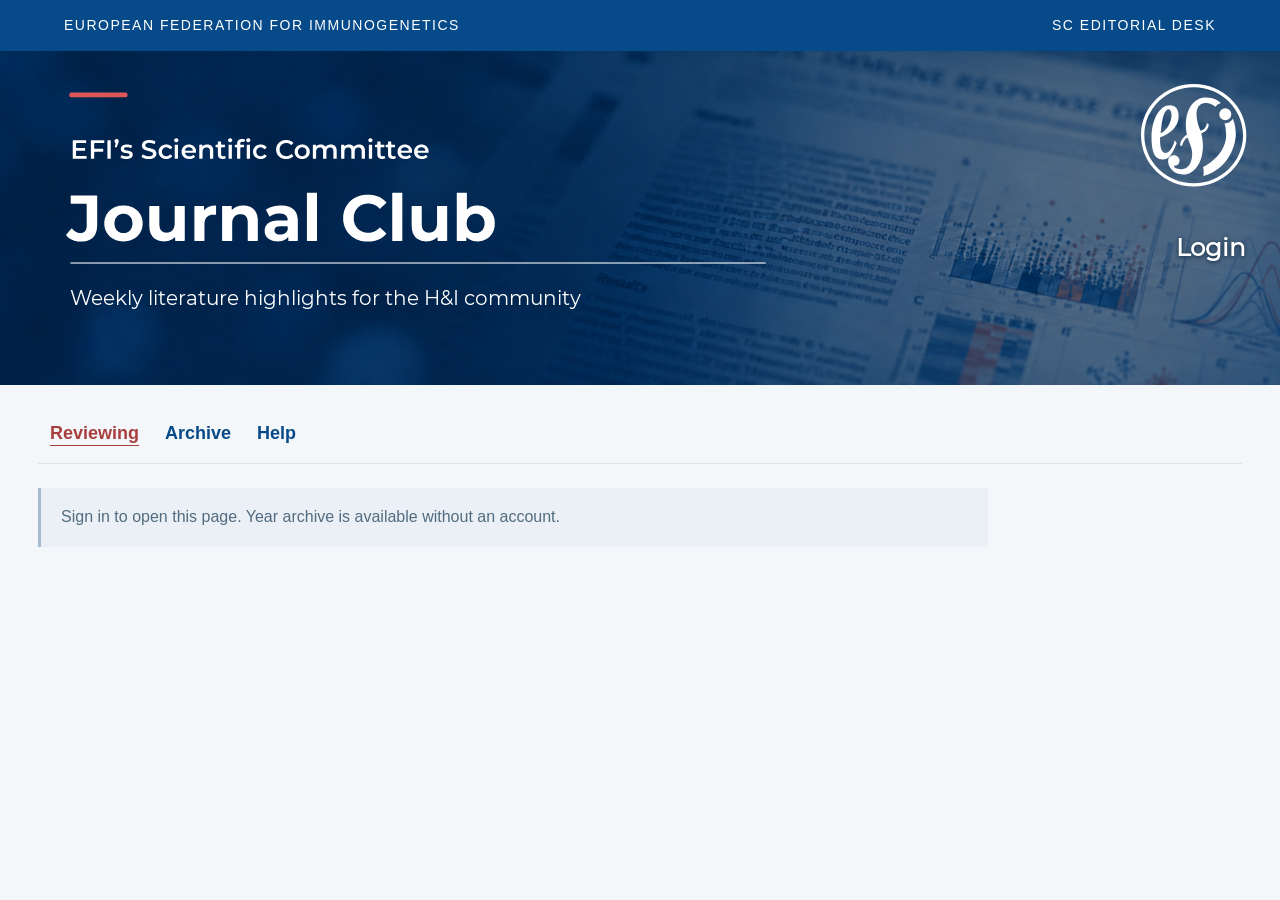
<file: index.html>
<!doctype html><html lang="en" data-auth="guest"><head><meta charset="utf-8"><meta name="viewport" content="width=device-width,initial-scale=1"><title>EFI · Scientific Committee Journal Club</title><link rel="stylesheet" href="style.css?v=banner31"><style id="navigation-style">/* Critical navigation: the first paint already uses the final text-only menu. */
.site-nav{display:flex;flex-wrap:nowrap;align-items:stretch;gap:10px;margin:0 0 24px;padding:4px 4px 10px;border-bottom:1px solid #dce4eb;overflow-x:auto;overflow-y:hidden;scroll-padding-inline:6px;scrollbar-width:thin;scrollbar-color:#9fb5c9 transparent;-webkit-overflow-scrolling:touch}
.site-nav [hidden]{display:none!important}
.site-nav a,.site-nav a.access-locked{display:inline-flex;align-items:center;flex:0 0 auto;width:auto;min-height:40px;margin:0;padding:6px 8px;border:0;border-radius:0;background:transparent;box-shadow:none;color:#064a89;font:650 1.125rem/1.4 'Segoe UI',Arial,sans-serif;white-space:nowrap;text-decoration:none;text-underline-offset:6px;text-decoration-thickness:2px;transition:none}
.site-nav a[aria-current=page],.site-nav a.access-locked[aria-current=page]{color:#a83e3e;text-decoration:underline;text-decoration-color:currentColor}
.site-nav a:active{background:transparent;box-shadow:none}
.site-nav a:focus-visible{outline:3px solid #ac530b;outline-offset:3px}
@media(hover:hover){.site-nav a:hover,.site-nav a.access-locked:hover{color:#064a89;background:transparent;text-decoration:underline}.site-nav a[aria-current=page]:hover,.site-nav a.access-locked[aria-current=page]:hover{color:#a83e3e;background:transparent}}
@media(max-width:650px){.site-nav a,.site-nav a.access-locked{font-size:1.0625rem}}
@media(pointer:coarse){.site-nav a{min-height:44px}}
@media print{.site-nav{display:none}}
</style><script>try{const stored=JSON.parse(sessionStorage.getItem('efi-session')||'null');if(stored?.token&&stored.expiresAt>Date.now())document.documentElement.dataset.auth='pending'}catch{}</script><link rel="stylesheet" href="efi-links.css?v=1.1"></head><body data-page="review"><a class="skip-link" href="#main-content">Skip to main content</a><header><div class="top"><span>EUROPEAN FEDERATION FOR IMMUNOGENETICS</span><span>SC EDITORIAL DESK</span></div><div class="banner-frame"><img class="banner" src="assets/banner-background.png" width="2400" height="627" fetchpriority="high" alt="EFI Scientific Committee Journal Club"><img class="banner-type-overlay" src="assets/banner-type.svg?v=banner31" width="2400" height="627" alt="" aria-hidden="true"><img class="banner-logo-overlay" src="assets/efi-logo-white.svg" width="65" height="63" alt="" aria-hidden="true"><div class="banner-account"><button id="login-open" class="banner-account-trigger" type="button" aria-label="Login" aria-haspopup="dialog"><svg viewBox="0 0 340 48" aria-hidden="true"><text x="338" y="32" text-anchor="end">Login</text></svg></button><button id="account-name" class="banner-account-trigger" type="button" aria-haspopup="true" aria-expanded="false" aria-controls="account-menu" hidden><svg viewBox="0 0 340 100" aria-hidden="true"><text id="banner-first-name" x="338" y="28" text-anchor="end"></text><text id="banner-duty" class="banner-duty" x="338" y="81" text-anchor="end"></text></svg></button><div id="account-menu" class="banner-account-menu" hidden><button id="logout" type="button">Logout</button></div></div></div></header><main id="main-content" tabindex="-1"><nav class="site-nav" aria-label="Journal Club"><a href="index.html?ui=banner31" aria-current="page">Reviewing</a><a href="history.html?ui=banner31">Archive</a><a href="help.html?ui=banner31">Help</a><a href="announcement.html?ui=banner31" data-announcement-nav hidden>Announcement</a><a href="admin.html?ui=banner31" data-admin-nav hidden>Admin</a></nav><dialog id="login-dialog" class="login-dialog" aria-labelledby="login-heading"><button id="login-close" class="login-close secondary" type="button" aria-label="Close login">&#215;</button><form id="login-form"><h2 id="login-heading">Sign in</h2><div class="login-fields"><label>Email<input id="login-email" type="email" autocomplete="username" required maxlength="254"></label><label>Password<input id="login-password" type="password" autocomplete="current-password" required maxlength="256"></label><label id="password-confirm-label" hidden>Confirm password<input id="login-confirm" type="password" autocomplete="new-password" maxlength="256"></label></div><button id="login-submit" type="submit">Sign in</button><p class="help">All activated members can sign in to inspect the shortlist. Weekly decisions require the duty reviewer, Eric or Pietro. Eric, Pietro and EFI Office have year-round access to general administration. The newsletter pilot is restricted to Eric and Pietro. For activation or a password reset, contact Eric.</p></form><p id="login-message" role="status"></p></dialog><p id="access-notice" class="notice" role="status">Sign in to open this page. Year archive is available without an account.</p><div id="protected-content" hidden></div></main><script type="module" src="help.js?v=banner31"></script><script type="module" src="bootstrap.js?v=banner31"></script></body></html>
</file>
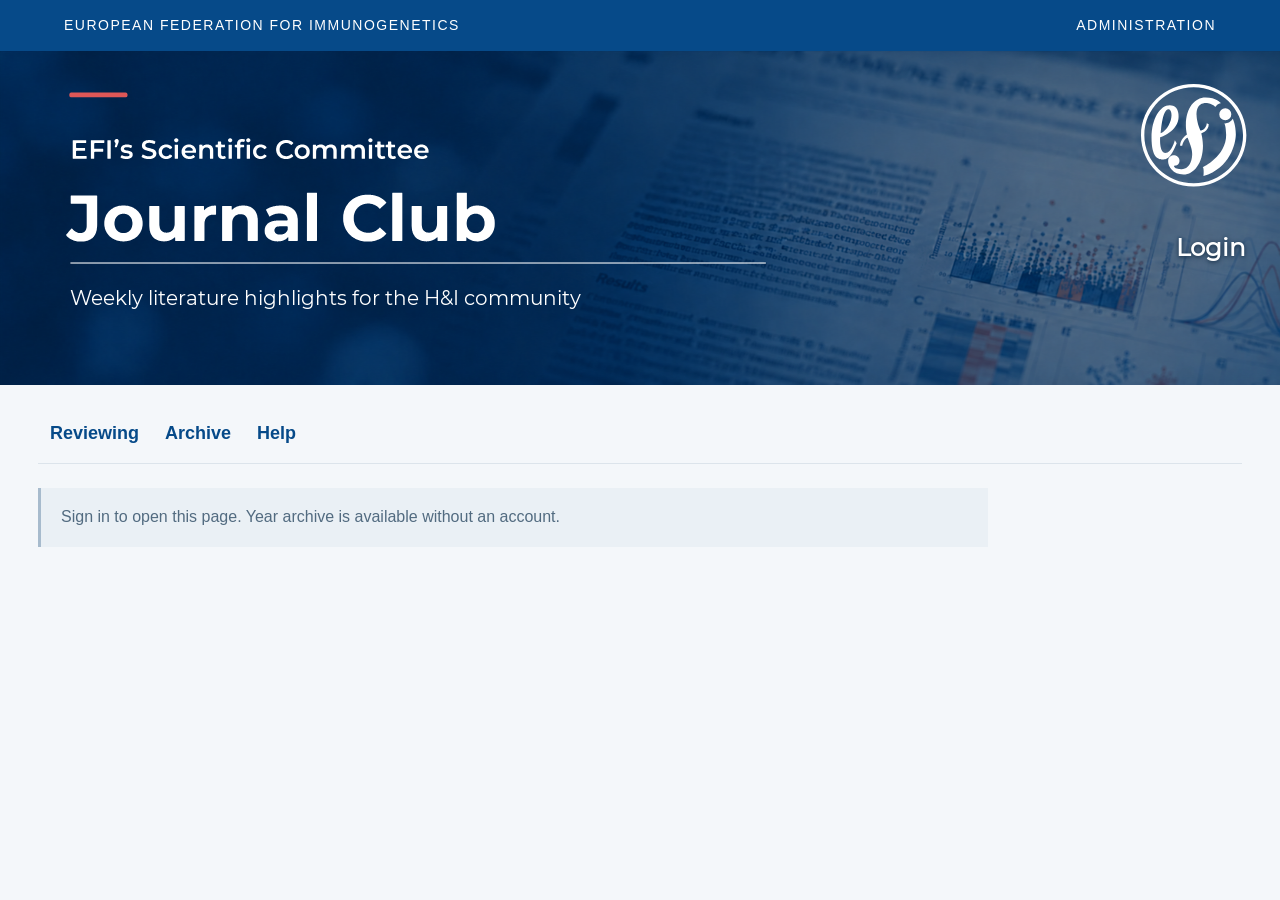
<file: admin.html>
<!doctype html><html lang="en" data-auth="guest"><head><meta charset="utf-8"><meta name="viewport" content="width=device-width,initial-scale=1"><title>Administration · EFI Journal Club</title><link rel="stylesheet" href="style.css?v=banner31"><style id="navigation-style">/* Critical navigation: the first paint already uses the final text-only menu. */
.site-nav{display:flex;flex-wrap:nowrap;align-items:stretch;gap:10px;margin:0 0 24px;padding:4px 4px 10px;border-bottom:1px solid #dce4eb;overflow-x:auto;overflow-y:hidden;scroll-padding-inline:6px;scrollbar-width:thin;scrollbar-color:#9fb5c9 transparent;-webkit-overflow-scrolling:touch}
.site-nav [hidden]{display:none!important}
.site-nav a,.site-nav a.access-locked{display:inline-flex;align-items:center;flex:0 0 auto;width:auto;min-height:40px;margin:0;padding:6px 8px;border:0;border-radius:0;background:transparent;box-shadow:none;color:#064a89;font:650 1.125rem/1.4 'Segoe UI',Arial,sans-serif;white-space:nowrap;text-decoration:none;text-underline-offset:6px;text-decoration-thickness:2px;transition:none}
.site-nav a[aria-current=page],.site-nav a.access-locked[aria-current=page]{color:#a83e3e;text-decoration:underline;text-decoration-color:currentColor}
.site-nav a:active{background:transparent;box-shadow:none}
.site-nav a:focus-visible{outline:3px solid #ac530b;outline-offset:3px}
@media(hover:hover){.site-nav a:hover,.site-nav a.access-locked:hover{color:#064a89;background:transparent;text-decoration:underline}.site-nav a[aria-current=page]:hover,.site-nav a.access-locked[aria-current=page]:hover{color:#a83e3e;background:transparent}}
@media(max-width:650px){.site-nav a,.site-nav a.access-locked{font-size:1.0625rem}}
@media(pointer:coarse){.site-nav a{min-height:44px}}
@media print{.site-nav{display:none}}
</style><script>try{const stored=JSON.parse(sessionStorage.getItem('efi-session')||'null');if(stored?.token&&stored.expiresAt>Date.now())document.documentElement.dataset.auth='pending'}catch{}</script><link rel="stylesheet" href="efi-links.css?v=1.1"></head><body data-page="admin"><a class="skip-link" href="#main-content">Skip to main content</a><header><div class="top"><span>EUROPEAN FEDERATION FOR IMMUNOGENETICS</span><span>ADMINISTRATION</span></div><div class="banner-frame"><img class="banner" src="assets/banner-background.png" width="2400" height="627" alt="EFI Scientific Committee Journal Club"><img class="banner-type-overlay" src="assets/banner-type.svg?v=banner31" width="2400" height="627" alt="" aria-hidden="true"><img class="banner-logo-overlay" src="assets/efi-logo-white.svg" width="65" height="63" alt="" aria-hidden="true"><div class="banner-account"><button id="login-open" class="banner-account-trigger" type="button" aria-label="Login" aria-haspopup="dialog"><svg viewBox="0 0 340 48" aria-hidden="true"><text x="338" y="32" text-anchor="end">Login</text></svg></button><button id="account-name" class="banner-account-trigger" type="button" aria-haspopup="true" aria-expanded="false" aria-controls="account-menu" hidden><svg viewBox="0 0 340 100" aria-hidden="true"><text id="banner-first-name" x="338" y="28" text-anchor="end"></text><text id="banner-duty" class="banner-duty" x="338" y="81" text-anchor="end"></text></svg></button><div id="account-menu" class="banner-account-menu" hidden><button id="logout" type="button">Logout</button></div></div></div></header><main id="main-content" tabindex="-1"><nav class="site-nav" aria-label="Journal Club"><a href="index.html?ui=banner31">Reviewing</a><a href="history.html?ui=banner31">Archive</a><a href="help.html?ui=banner31">Help</a><a href="announcement.html?ui=banner31" data-announcement-nav hidden>Announcement</a><a href="admin.html?ui=banner31" data-admin-nav hidden aria-current="page">Admin</a></nav><dialog id="login-dialog" class="login-dialog" aria-labelledby="login-heading"><button id="login-close" class="login-close secondary" type="button" aria-label="Close login">&#215;</button><form id="login-form"><h2 id="login-heading">Sign in</h2><div class="login-fields"><label>Email<input id="login-email" type="email" autocomplete="username" required maxlength="254"></label><label>Password<input id="login-password" type="password" autocomplete="current-password" required maxlength="256"></label><label id="password-confirm-label" hidden>Confirm password<input id="login-confirm" type="password" autocomplete="new-password" maxlength="256"></label></div><button id="login-submit" type="submit">Sign in</button><p class="help">All activated members can sign in to inspect the shortlist. Weekly decisions require the duty reviewer, Eric or Pietro. Eric, Pietro and EFI Office have year-round access to general administration. The newsletter pilot is restricted to Eric and Pietro. For activation or a password reset, contact Eric.</p></form><p id="login-message" role="status"></p></dialog><p id="access-notice" class="notice" role="status">Sign in to open this page. Year archive is available without an account.</p><div id="protected-content" hidden></div></main><script type="module" src="help.js?v=banner31"></script><script type="module" src="bootstrap.js?v=banner31"></script></body></html>
</file>
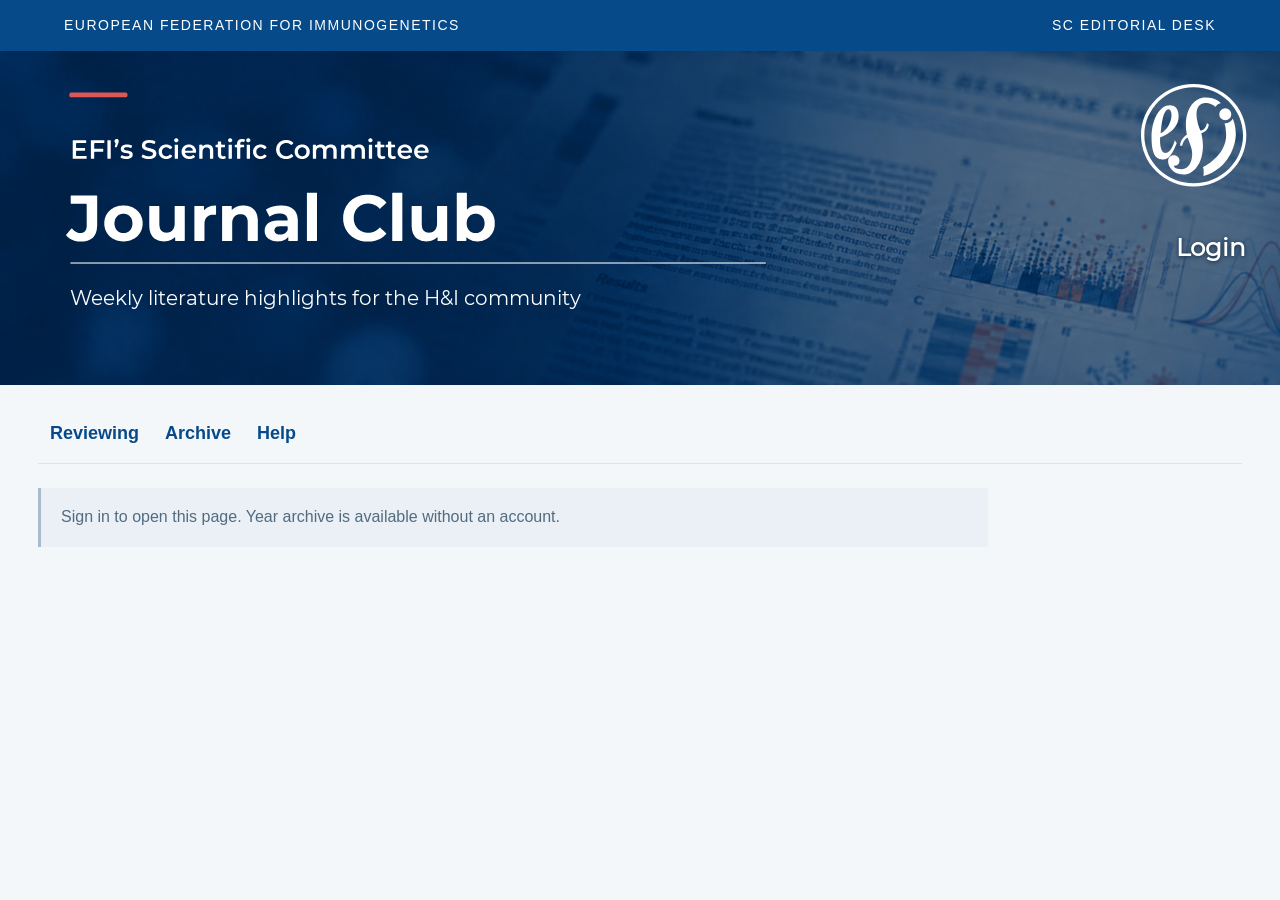
<file: announcement.html>
<!doctype html><html lang="en" data-auth="guest"><head><meta charset="utf-8"><meta name="viewport" content="width=device-width,initial-scale=1"><title>EFI Journal Club · Archive & announcement</title><link rel="stylesheet" href="style.css?v=banner31"><style id="navigation-style">/* Critical navigation: the first paint already uses the final text-only menu. */
.site-nav{display:flex;flex-wrap:nowrap;align-items:stretch;gap:10px;margin:0 0 24px;padding:4px 4px 10px;border-bottom:1px solid #dce4eb;overflow-x:auto;overflow-y:hidden;scroll-padding-inline:6px;scrollbar-width:thin;scrollbar-color:#9fb5c9 transparent;-webkit-overflow-scrolling:touch}
.site-nav [hidden]{display:none!important}
.site-nav a,.site-nav a.access-locked{display:inline-flex;align-items:center;flex:0 0 auto;width:auto;min-height:40px;margin:0;padding:6px 8px;border:0;border-radius:0;background:transparent;box-shadow:none;color:#064a89;font:650 1.125rem/1.4 'Segoe UI',Arial,sans-serif;white-space:nowrap;text-decoration:none;text-underline-offset:6px;text-decoration-thickness:2px;transition:none}
.site-nav a[aria-current=page],.site-nav a.access-locked[aria-current=page]{color:#a83e3e;text-decoration:underline;text-decoration-color:currentColor}
.site-nav a:active{background:transparent;box-shadow:none}
.site-nav a:focus-visible{outline:3px solid #ac530b;outline-offset:3px}
@media(hover:hover){.site-nav a:hover,.site-nav a.access-locked:hover{color:#064a89;background:transparent;text-decoration:underline}.site-nav a[aria-current=page]:hover,.site-nav a.access-locked[aria-current=page]:hover{color:#a83e3e;background:transparent}}
@media(max-width:650px){.site-nav a,.site-nav a.access-locked{font-size:1.0625rem}}
@media(pointer:coarse){.site-nav a{min-height:44px}}
@media print{.site-nav{display:none}}
</style><script>try{const stored=JSON.parse(sessionStorage.getItem('efi-session')||'null');if(stored?.token&&stored.expiresAt>Date.now())document.documentElement.dataset.auth='pending'}catch{}</script><link rel="stylesheet" href="efi-links.css?v=1.1"></head><body data-page="announcement"><a class="skip-link" href="#main-content">Skip to main content</a><header><div class="top"><span>EUROPEAN FEDERATION FOR IMMUNOGENETICS</span><span>SC EDITORIAL DESK</span></div><div class="banner-frame"><img class="banner" src="assets/banner-background.png" width="2400" height="627" fetchpriority="high" alt="EFI Scientific Committee Journal Club"><img class="banner-type-overlay" src="assets/banner-type.svg?v=banner31" width="2400" height="627" alt="" aria-hidden="true"><img class="banner-logo-overlay" src="assets/efi-logo-white.svg" width="65" height="63" alt="" aria-hidden="true"><div class="banner-account"><button id="login-open" class="banner-account-trigger" type="button" aria-label="Login" aria-haspopup="dialog"><svg viewBox="0 0 340 48" aria-hidden="true"><text x="338" y="32" text-anchor="end">Login</text></svg></button><button id="account-name" class="banner-account-trigger" type="button" aria-haspopup="true" aria-expanded="false" aria-controls="account-menu" hidden><svg viewBox="0 0 340 100" aria-hidden="true"><text id="banner-first-name" x="338" y="28" text-anchor="end"></text><text id="banner-duty" class="banner-duty" x="338" y="81" text-anchor="end"></text></svg></button><div id="account-menu" class="banner-account-menu" hidden><button id="logout" type="button">Logout</button></div></div></div></header><main id="main-content" tabindex="-1"><nav class="site-nav" aria-label="Journal Club"><a href="index.html?ui=banner31">Reviewing</a><a href="history.html?ui=banner31">Archive</a><a href="help.html?ui=banner31">Help</a><a href="announcement.html?ui=banner31" data-announcement-nav hidden aria-current="page">Announcement</a><a href="admin.html?ui=banner31" data-admin-nav hidden>Admin</a></nav><dialog id="login-dialog" class="login-dialog" aria-labelledby="login-heading"><button id="login-close" class="login-close secondary" type="button" aria-label="Close login">&#215;</button><form id="login-form"><h2 id="login-heading">Sign in</h2><div class="login-fields"><label>Email<input id="login-email" type="email" autocomplete="username" required maxlength="254"></label><label>Password<input id="login-password" type="password" autocomplete="current-password" required maxlength="256"></label><label id="password-confirm-label" hidden>Confirm password<input id="login-confirm" type="password" autocomplete="new-password" maxlength="256"></label></div><button id="login-submit" type="submit">Sign in</button><p class="help">All activated members can sign in to inspect the shortlist. Weekly decisions require the duty reviewer, Eric or Pietro. Eric, Pietro and EFI Office have year-round access to general administration. The newsletter pilot is restricted to Eric and Pietro. For activation or a password reset, contact Eric.</p></form><p id="login-message" role="status"></p></dialog><p id="access-notice" class="notice" role="status">Sign in to open this page. Year archive is available without an account.</p><div id="protected-content" hidden></div></main><script type="module" src="help.js?v=banner31"></script><script type="module" src="bootstrap.js?v=banner31"></script></body></html>
</file>
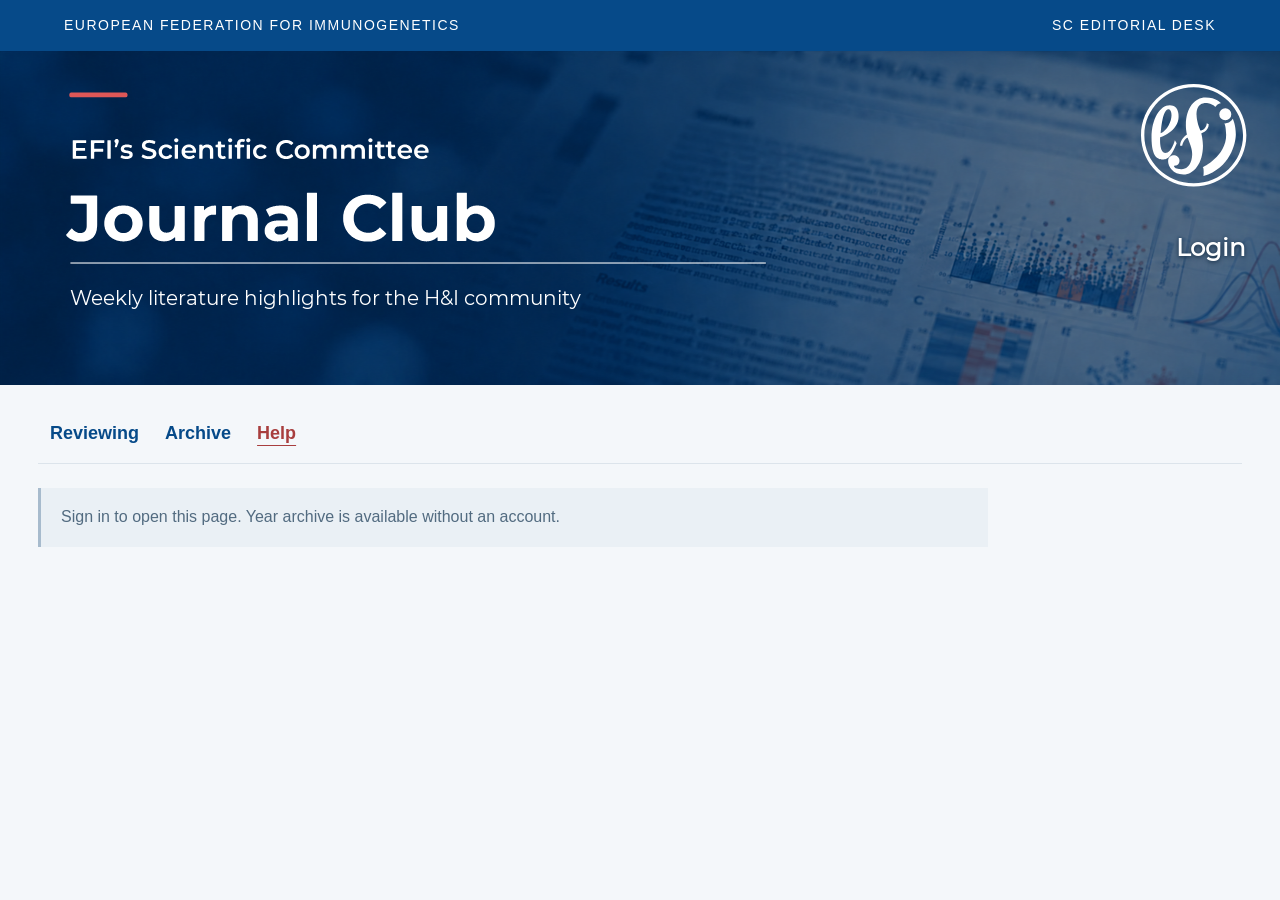
<file: help.html>
<!doctype html><html lang="en" data-auth="guest"><head><meta charset="utf-8"><meta name="viewport" content="width=device-width,initial-scale=1"><title>Help &amp; workflow &middot; EFI Journal Club</title><link rel="stylesheet" href="style.css?v=banner31"><style id="navigation-style">/* Critical navigation: the first paint already uses the final text-only menu. */
.site-nav{display:flex;flex-wrap:nowrap;align-items:stretch;gap:10px;margin:0 0 24px;padding:4px 4px 10px;border-bottom:1px solid #dce4eb;overflow-x:auto;overflow-y:hidden;scroll-padding-inline:6px;scrollbar-width:thin;scrollbar-color:#9fb5c9 transparent;-webkit-overflow-scrolling:touch}
.site-nav [hidden]{display:none!important}
.site-nav a,.site-nav a.access-locked{display:inline-flex;align-items:center;flex:0 0 auto;width:auto;min-height:40px;margin:0;padding:6px 8px;border:0;border-radius:0;background:transparent;box-shadow:none;color:#064a89;font:650 1.125rem/1.4 'Segoe UI',Arial,sans-serif;white-space:nowrap;text-decoration:none;text-underline-offset:6px;text-decoration-thickness:2px;transition:none}
.site-nav a[aria-current=page],.site-nav a.access-locked[aria-current=page]{color:#a83e3e;text-decoration:underline;text-decoration-color:currentColor}
.site-nav a:active{background:transparent;box-shadow:none}
.site-nav a:focus-visible{outline:3px solid #ac530b;outline-offset:3px}
@media(hover:hover){.site-nav a:hover,.site-nav a.access-locked:hover{color:#064a89;background:transparent;text-decoration:underline}.site-nav a[aria-current=page]:hover,.site-nav a.access-locked[aria-current=page]:hover{color:#a83e3e;background:transparent}}
@media(max-width:650px){.site-nav a,.site-nav a.access-locked{font-size:1.0625rem}}
@media(pointer:coarse){.site-nav a{min-height:44px}}
@media print{.site-nav{display:none}}
</style><script>try{const stored=JSON.parse(sessionStorage.getItem('efi-session')||'null');if(stored?.token&&stored.expiresAt>Date.now())document.documentElement.dataset.auth='pending'}catch{}</script><link rel="stylesheet" href="efi-links.css?v=1.1"></head><body data-page="help"><a class="skip-link" href="#main-content">Skip to main content</a><header><div class="top"><span>EUROPEAN FEDERATION FOR IMMUNOGENETICS</span><span>SC EDITORIAL DESK</span></div><div class="banner-frame"><img class="banner" src="assets/banner-background.png" width="2400" height="627" fetchpriority="high" alt="EFI Scientific Committee Journal Club"><img class="banner-type-overlay" src="assets/banner-type.svg?v=banner31" width="2400" height="627" alt="" aria-hidden="true"><img class="banner-logo-overlay" src="assets/efi-logo-white.svg" width="65" height="63" alt="" aria-hidden="true"><div class="banner-account"><button id="login-open" class="banner-account-trigger" type="button" aria-label="Login" aria-haspopup="dialog"><svg viewBox="0 0 340 48" aria-hidden="true"><text x="338" y="32" text-anchor="end">Login</text></svg></button><button id="account-name" class="banner-account-trigger" type="button" aria-haspopup="true" aria-expanded="false" aria-controls="account-menu" hidden><svg viewBox="0 0 340 100" aria-hidden="true"><text id="banner-first-name" x="338" y="28" text-anchor="end"></text><text id="banner-duty" class="banner-duty" x="338" y="81" text-anchor="end"></text></svg></button><div id="account-menu" class="banner-account-menu" hidden><button id="logout" type="button">Logout</button></div></div></div></header><main id="main-content" tabindex="-1"><nav class="site-nav" aria-label="Journal Club"><a href="index.html?ui=banner31">Reviewing</a><a href="history.html?ui=banner31">Archive</a><a href="help.html?ui=banner31" aria-current="page">Help</a><a href="announcement.html?ui=banner31" data-announcement-nav hidden>Announcement</a><a href="admin.html?ui=banner31" data-admin-nav hidden>Admin</a></nav><dialog id="login-dialog" class="login-dialog" aria-labelledby="login-heading"><button id="login-close" class="login-close secondary" type="button" aria-label="Close login">&#215;</button><form id="login-form"><h2 id="login-heading">Sign in</h2><div class="login-fields"><label>Email<input id="login-email" type="email" autocomplete="username" required maxlength="254"></label><label>Password<input id="login-password" type="password" autocomplete="current-password" required maxlength="256"></label><label id="password-confirm-label" hidden>Confirm password<input id="login-confirm" type="password" autocomplete="new-password" maxlength="256"></label></div><button id="login-submit" type="submit">Sign in</button><p class="help">All activated members can sign in to inspect the shortlist. Weekly decisions require the duty reviewer, Eric or Pietro. Eric, Pietro and EFI Office have year-round access to general administration. The newsletter pilot is restricted to Eric and Pietro. For activation or a password reset, contact Eric.</p></form><p id="login-message" role="status"></p></dialog><p id="access-notice" class="notice" role="status">Sign in to open this page. Year archive is available without an account.</p><div id="protected-content" hidden></div></main><script type="module" src="help.js?v=banner31"></script><script type="module" src="bootstrap.js?v=banner31"></script></body></html>
</file>
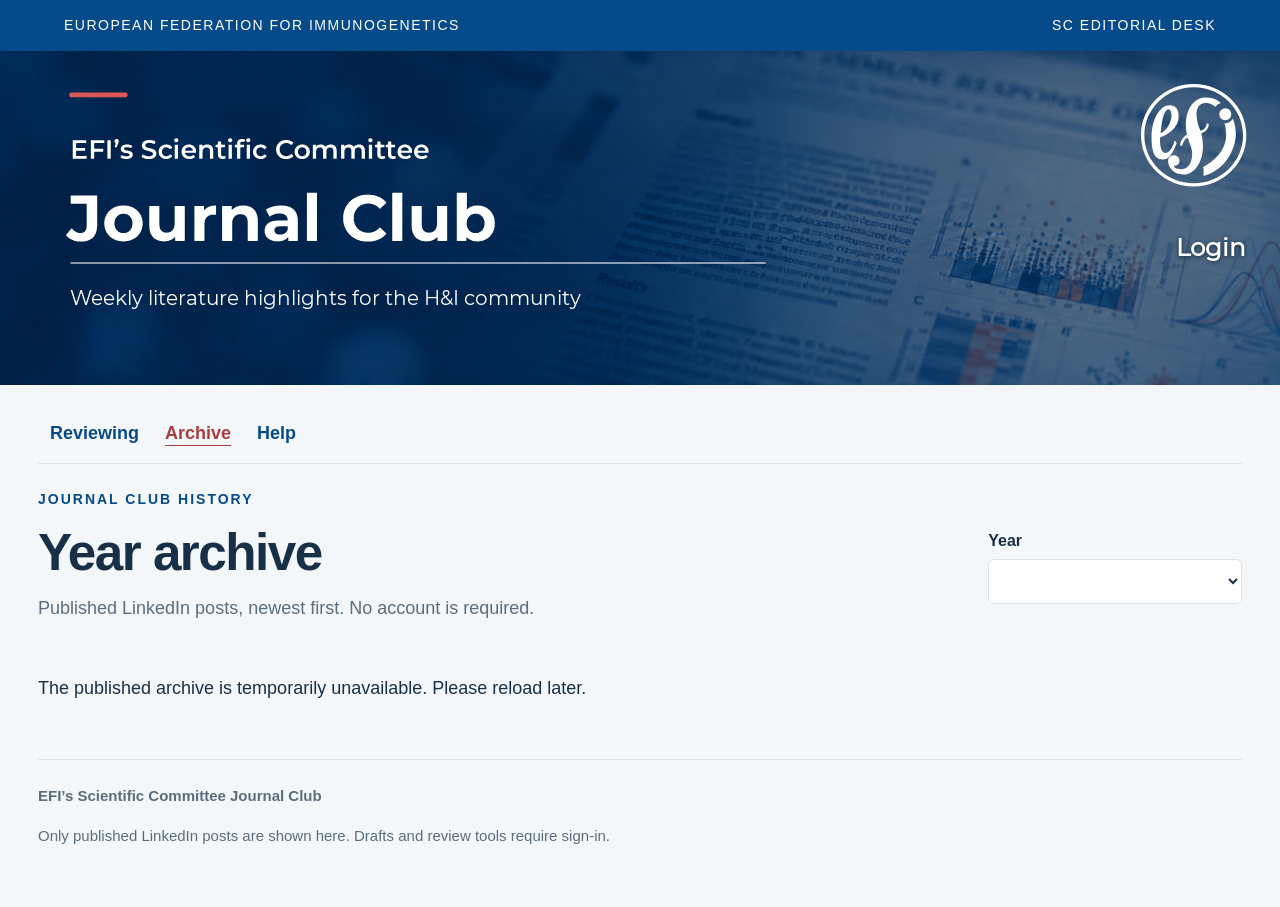
<file: history.html>
<!doctype html><html lang="en" data-auth="guest"><head><meta charset="utf-8"><meta name="viewport" content="width=device-width,initial-scale=1"><title>EFI Journal Club · Archive & announcement</title><link rel="stylesheet" href="style.css?v=banner31"><style id="navigation-style">/* Critical navigation: the first paint already uses the final text-only menu. */
.site-nav{display:flex;flex-wrap:nowrap;align-items:stretch;gap:10px;margin:0 0 24px;padding:4px 4px 10px;border-bottom:1px solid #dce4eb;overflow-x:auto;overflow-y:hidden;scroll-padding-inline:6px;scrollbar-width:thin;scrollbar-color:#9fb5c9 transparent;-webkit-overflow-scrolling:touch}
.site-nav [hidden]{display:none!important}
.site-nav a,.site-nav a.access-locked{display:inline-flex;align-items:center;flex:0 0 auto;width:auto;min-height:40px;margin:0;padding:6px 8px;border:0;border-radius:0;background:transparent;box-shadow:none;color:#064a89;font:650 1.125rem/1.4 'Segoe UI',Arial,sans-serif;white-space:nowrap;text-decoration:none;text-underline-offset:6px;text-decoration-thickness:2px;transition:none}
.site-nav a[aria-current=page],.site-nav a.access-locked[aria-current=page]{color:#a83e3e;text-decoration:underline;text-decoration-color:currentColor}
.site-nav a:active{background:transparent;box-shadow:none}
.site-nav a:focus-visible{outline:3px solid #ac530b;outline-offset:3px}
@media(hover:hover){.site-nav a:hover,.site-nav a.access-locked:hover{color:#064a89;background:transparent;text-decoration:underline}.site-nav a[aria-current=page]:hover,.site-nav a.access-locked[aria-current=page]:hover{color:#a83e3e;background:transparent}}
@media(max-width:650px){.site-nav a,.site-nav a.access-locked{font-size:1.0625rem}}
@media(pointer:coarse){.site-nav a{min-height:44px}}
@media print{.site-nav{display:none}}
</style><script>try{const stored=JSON.parse(sessionStorage.getItem('efi-session')||'null');if(stored?.token&&stored.expiresAt>Date.now())document.documentElement.dataset.auth='pending'}catch{}</script><link rel="stylesheet" href="efi-links.css?v=1.1"></head><body data-page="archive"><a class="skip-link" href="#main-content">Skip to main content</a><header><div class="top"><span>EUROPEAN FEDERATION FOR IMMUNOGENETICS</span><span>SC EDITORIAL DESK</span></div><div class="banner-frame"><img class="banner" src="assets/banner-background.png" width="2400" height="627" fetchpriority="high" alt="EFI Scientific Committee Journal Club"><img class="banner-type-overlay" src="assets/banner-type.svg?v=banner31" width="2400" height="627" alt="" aria-hidden="true"><img class="banner-logo-overlay" src="assets/efi-logo-white.svg" width="65" height="63" alt="" aria-hidden="true"><div class="banner-account"><button id="login-open" class="banner-account-trigger" type="button" aria-label="Login" aria-haspopup="dialog"><svg viewBox="0 0 340 48" aria-hidden="true"><text x="338" y="32" text-anchor="end">Login</text></svg></button><button id="account-name" class="banner-account-trigger" type="button" aria-haspopup="true" aria-expanded="false" aria-controls="account-menu" hidden><svg viewBox="0 0 340 100" aria-hidden="true"><text id="banner-first-name" x="338" y="28" text-anchor="end"></text><text id="banner-duty" class="banner-duty" x="338" y="81" text-anchor="end"></text></svg></button><div id="account-menu" class="banner-account-menu" hidden><button id="logout" type="button">Logout</button></div></div></div></header><main id="main-content" tabindex="-1"><nav class="site-nav" aria-label="Journal Club"><a href="index.html?ui=banner31">Reviewing</a><a href="history.html?ui=banner31" aria-current="page">Archive</a><a href="help.html?ui=banner31">Help</a><a href="announcement.html?ui=banner31" data-announcement-nav hidden>Announcement</a><a href="admin.html?ui=banner31" data-admin-nav hidden>Admin</a></nav><dialog id="login-dialog" class="login-dialog" aria-labelledby="login-heading"><button id="login-close" class="login-close secondary" type="button" aria-label="Close login">&#215;</button><form id="login-form"><h2 id="login-heading">Sign in</h2><div class="login-fields"><label>Email<input id="login-email" type="email" autocomplete="username" required maxlength="254"></label><label>Password<input id="login-password" type="password" autocomplete="current-password" required maxlength="256"></label><label id="password-confirm-label" hidden>Confirm password<input id="login-confirm" type="password" autocomplete="new-password" maxlength="256"></label></div><button id="login-submit" type="submit">Sign in</button><p class="help">All activated members can sign in to inspect the shortlist. Weekly decisions require the duty reviewer, Eric or Pietro. Eric, Pietro and EFI Office have year-round access to general administration. The newsletter pilot is restricted to Eric and Pietro. For activation or a password reset, contact Eric.</p></form><p id="login-message" role="status"></p></dialog><p class="eyebrow">JOURNAL CLUB HISTORY</p><div class="intro"><div><h1 id="archive-title">Year archive</h1><p class="lead">Published LinkedIn posts, newest first. No account is required.</p></div><label>Year<select id="year" aria-label="Archive year"></select></label></div><nav id="years" class="year-links" aria-label="Archive years"></nav><div id="archive" aria-live="polite">Loading editions…</div><footer><strong>EFI’s Scientific Committee Journal Club</strong><p>Only published LinkedIn posts are shown here. Drafts and review tools require sign-in.</p></footer></main><script type="module" src="history.js?v=banner31"></script><script type="module" src="help.js?v=banner31"></script><script type="module" src="gate.js?v=banner31"></script></body></html>
</file>
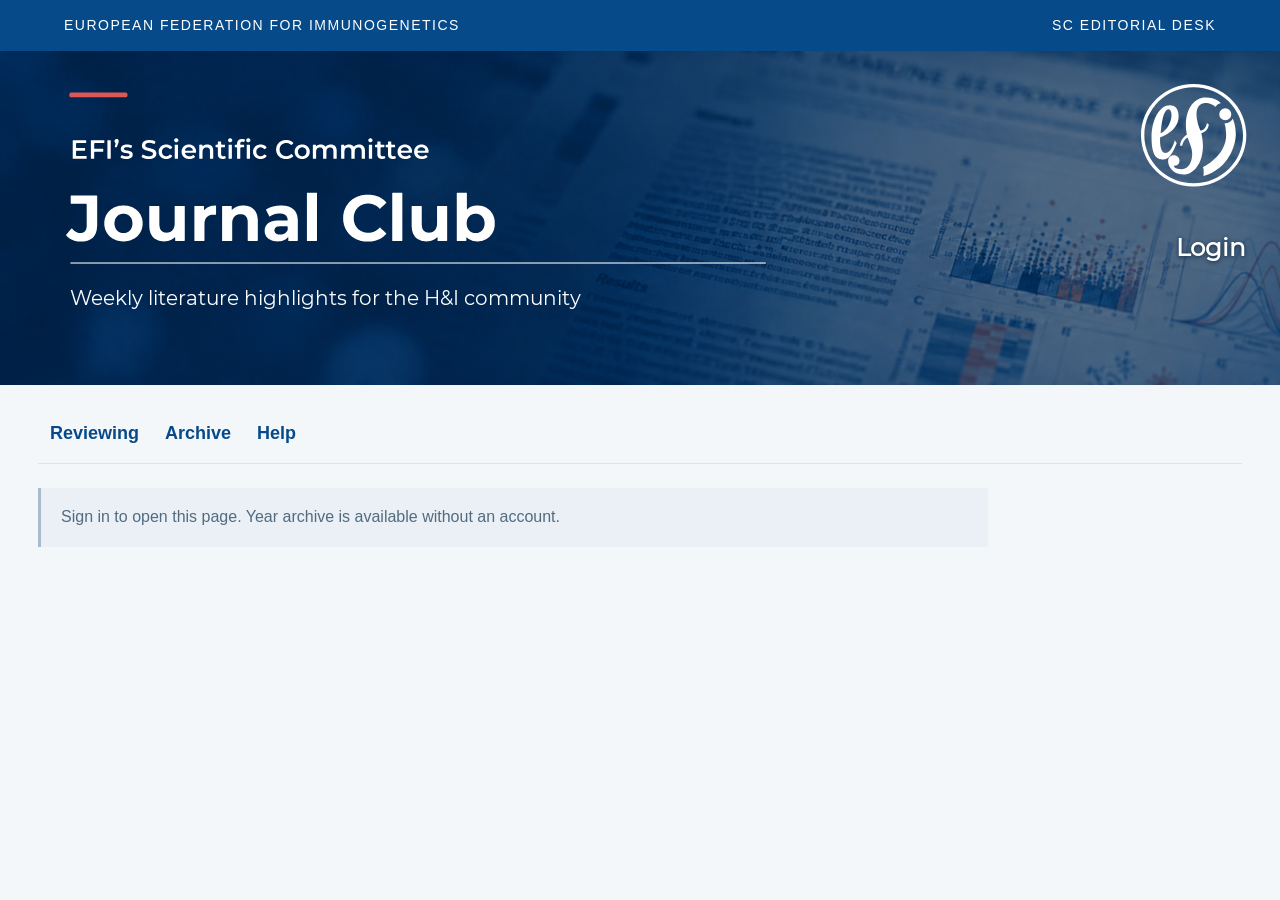
<file: newsletter.html>
<!doctype html><html lang="en" data-auth="guest"><head><meta charset="utf-8"><meta name="viewport" content="width=device-width,initial-scale=1"><title>EFI · Research in Focus preparation</title><link rel="stylesheet" href="style.css?v=banner31"><style id="navigation-style">/* Critical navigation: the first paint already uses the final text-only menu. */
.site-nav{display:flex;flex-wrap:nowrap;align-items:stretch;gap:10px;margin:0 0 24px;padding:4px 4px 10px;border-bottom:1px solid #dce4eb;overflow-x:auto;overflow-y:hidden;scroll-padding-inline:6px;scrollbar-width:thin;scrollbar-color:#9fb5c9 transparent;-webkit-overflow-scrolling:touch}
.site-nav [hidden]{display:none!important}
.site-nav a,.site-nav a.access-locked{display:inline-flex;align-items:center;flex:0 0 auto;width:auto;min-height:40px;margin:0;padding:6px 8px;border:0;border-radius:0;background:transparent;box-shadow:none;color:#064a89;font:650 1.125rem/1.4 'Segoe UI',Arial,sans-serif;white-space:nowrap;text-decoration:none;text-underline-offset:6px;text-decoration-thickness:2px;transition:none}
.site-nav a[aria-current=page],.site-nav a.access-locked[aria-current=page]{color:#a83e3e;text-decoration:underline;text-decoration-color:currentColor}
.site-nav a:active{background:transparent;box-shadow:none}
.site-nav a:focus-visible{outline:3px solid #ac530b;outline-offset:3px}
@media(hover:hover){.site-nav a:hover,.site-nav a.access-locked:hover{color:#064a89;background:transparent;text-decoration:underline}.site-nav a[aria-current=page]:hover,.site-nav a.access-locked[aria-current=page]:hover{color:#a83e3e;background:transparent}}
@media(max-width:650px){.site-nav a,.site-nav a.access-locked{font-size:1.0625rem}}
@media(pointer:coarse){.site-nav a{min-height:44px}}
@media print{.site-nav{display:none}}
</style><script>try{const stored=JSON.parse(sessionStorage.getItem('efi-session')||'null');if(stored?.token&&stored.expiresAt>Date.now())document.documentElement.dataset.auth='pending'}catch{}</script><link rel="stylesheet" href="efi-links.css?v=1.1"></head><body data-page="newsletter"><a class="skip-link" href="#main-content">Skip to main content</a><header><div class="top"><span>EUROPEAN FEDERATION FOR IMMUNOGENETICS</span><span>SC EDITORIAL DESK</span></div><div class="banner-frame"><img class="banner" src="assets/banner-background.png" width="2400" height="627" fetchpriority="high" alt="EFI Scientific Committee Journal Club"><img class="banner-type-overlay" src="assets/banner-type.svg?v=banner31" width="2400" height="627" alt="" aria-hidden="true"><img class="banner-logo-overlay" src="assets/efi-logo-white.svg" width="65" height="63" alt="" aria-hidden="true"><div class="banner-account"><button id="login-open" class="banner-account-trigger" type="button" aria-label="Login" aria-haspopup="dialog"><svg viewBox="0 0 340 48" aria-hidden="true"><text x="338" y="32" text-anchor="end">Login</text></svg></button><button id="account-name" class="banner-account-trigger" type="button" aria-haspopup="true" aria-expanded="false" aria-controls="account-menu" hidden><svg viewBox="0 0 340 100" aria-hidden="true"><text id="banner-first-name" x="338" y="28" text-anchor="end"></text><text id="banner-duty" class="banner-duty" x="338" y="81" text-anchor="end"></text></svg></button><div id="account-menu" class="banner-account-menu" hidden><button id="logout" type="button">Logout</button></div></div></div></header><main id="main-content" tabindex="-1"><nav class="site-nav" aria-label="Journal Club"><a href="index.html?ui=banner31">Reviewing</a><a href="history.html?ui=banner31">Archive</a><a href="help.html?ui=banner31">Help</a><a href="announcement.html?ui=banner31" data-announcement-nav hidden>Announcement</a><a href="admin.html?ui=banner31" data-admin-nav hidden>Admin</a></nav><dialog id="login-dialog" class="login-dialog" aria-labelledby="login-heading"><button id="login-close" class="login-close secondary" type="button" aria-label="Close login">&#215;</button><form id="login-form"><h2 id="login-heading">Sign in</h2><div class="login-fields"><label>Email<input id="login-email" type="email" autocomplete="username" required maxlength="254"></label><label>Password<input id="login-password" type="password" autocomplete="current-password" required maxlength="256"></label><label id="password-confirm-label" hidden>Confirm password<input id="login-confirm" type="password" autocomplete="new-password" maxlength="256"></label></div><button id="login-submit" type="submit">Sign in</button><p class="help">All activated members can sign in to inspect the shortlist. Weekly decisions require the duty reviewer, Eric or Pietro. Eric, Pietro and EFI Office have year-round access to general administration. The newsletter pilot is restricted to Eric and Pietro. For activation or a password reset, contact Eric.</p></form><p id="login-message" role="status"></p></dialog><p id="access-notice" class="notice" role="status">Sign in to open this page. Year archive is available without an account.</p><div id="protected-content" hidden></div></main><script type="module" src="help.js?v=banner31"></script><script type="module" src="bootstrap.js?v=banner31"></script></body></html>
</file>
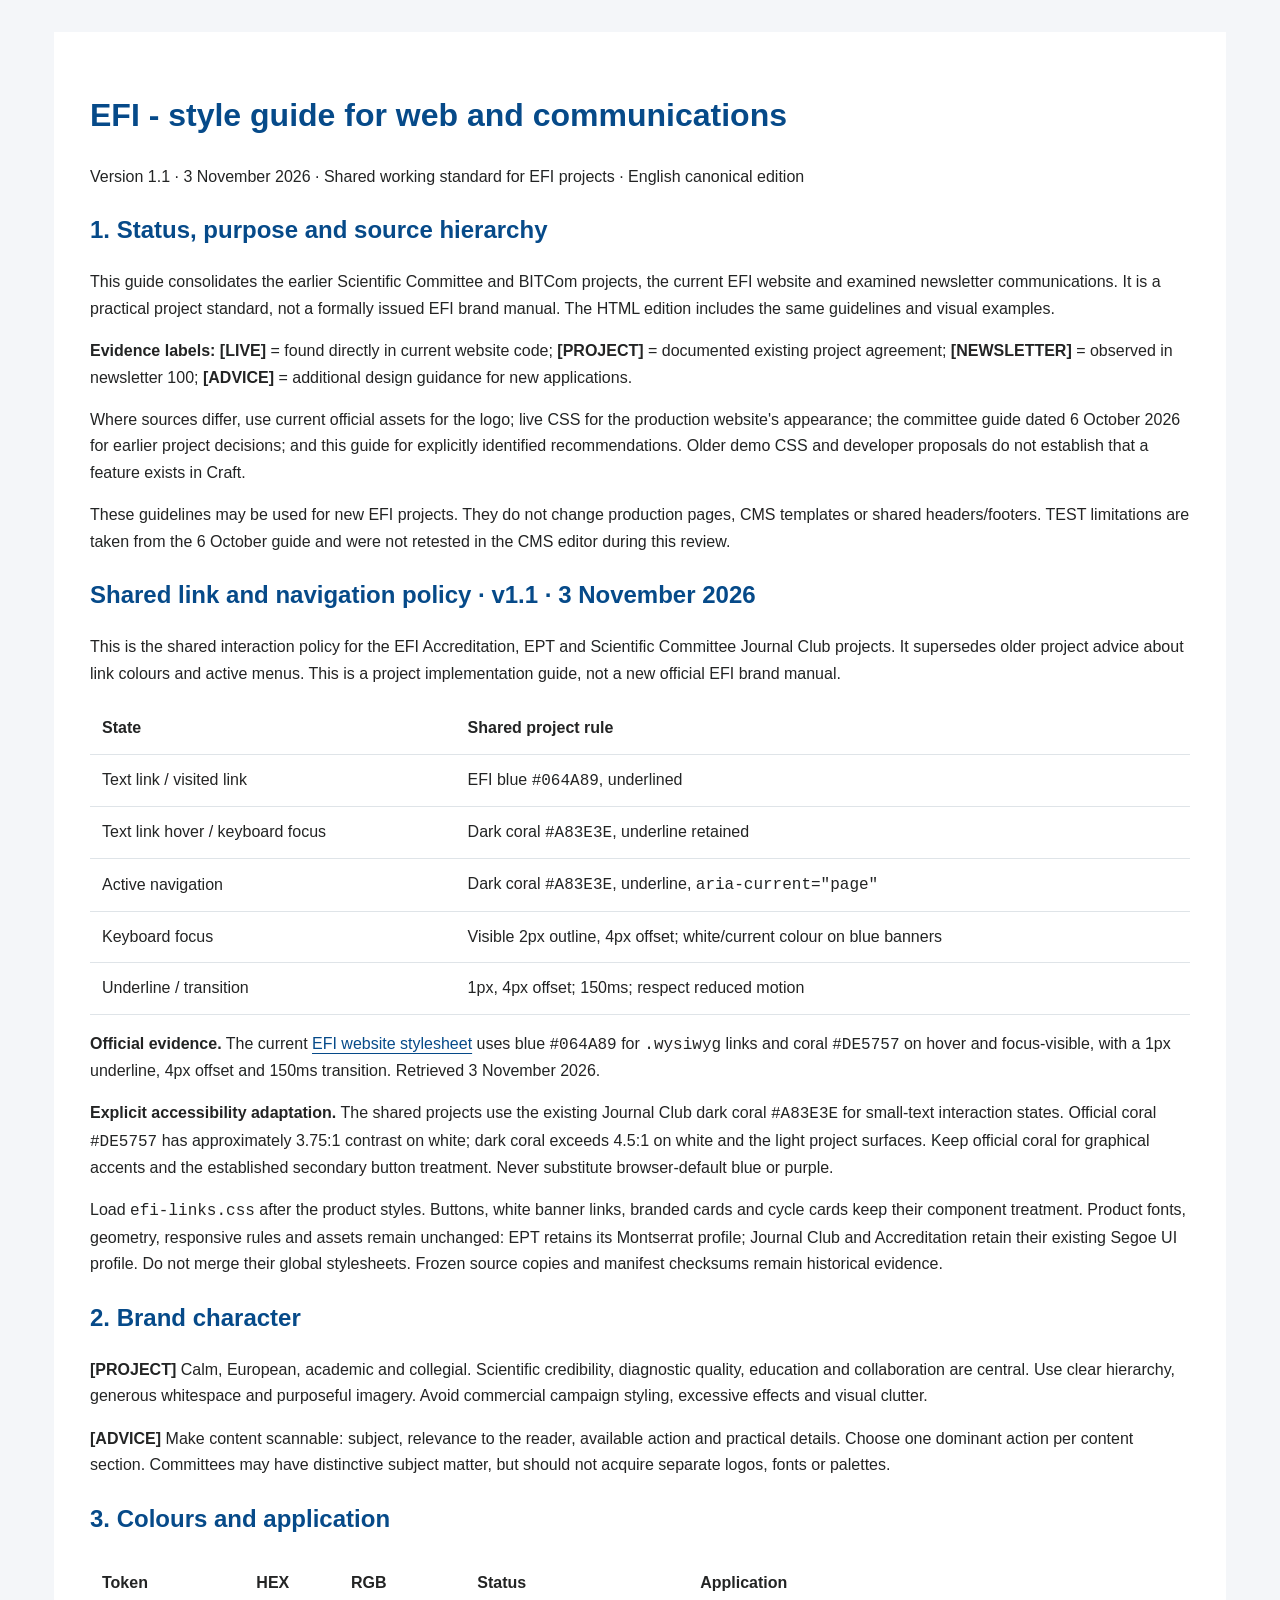
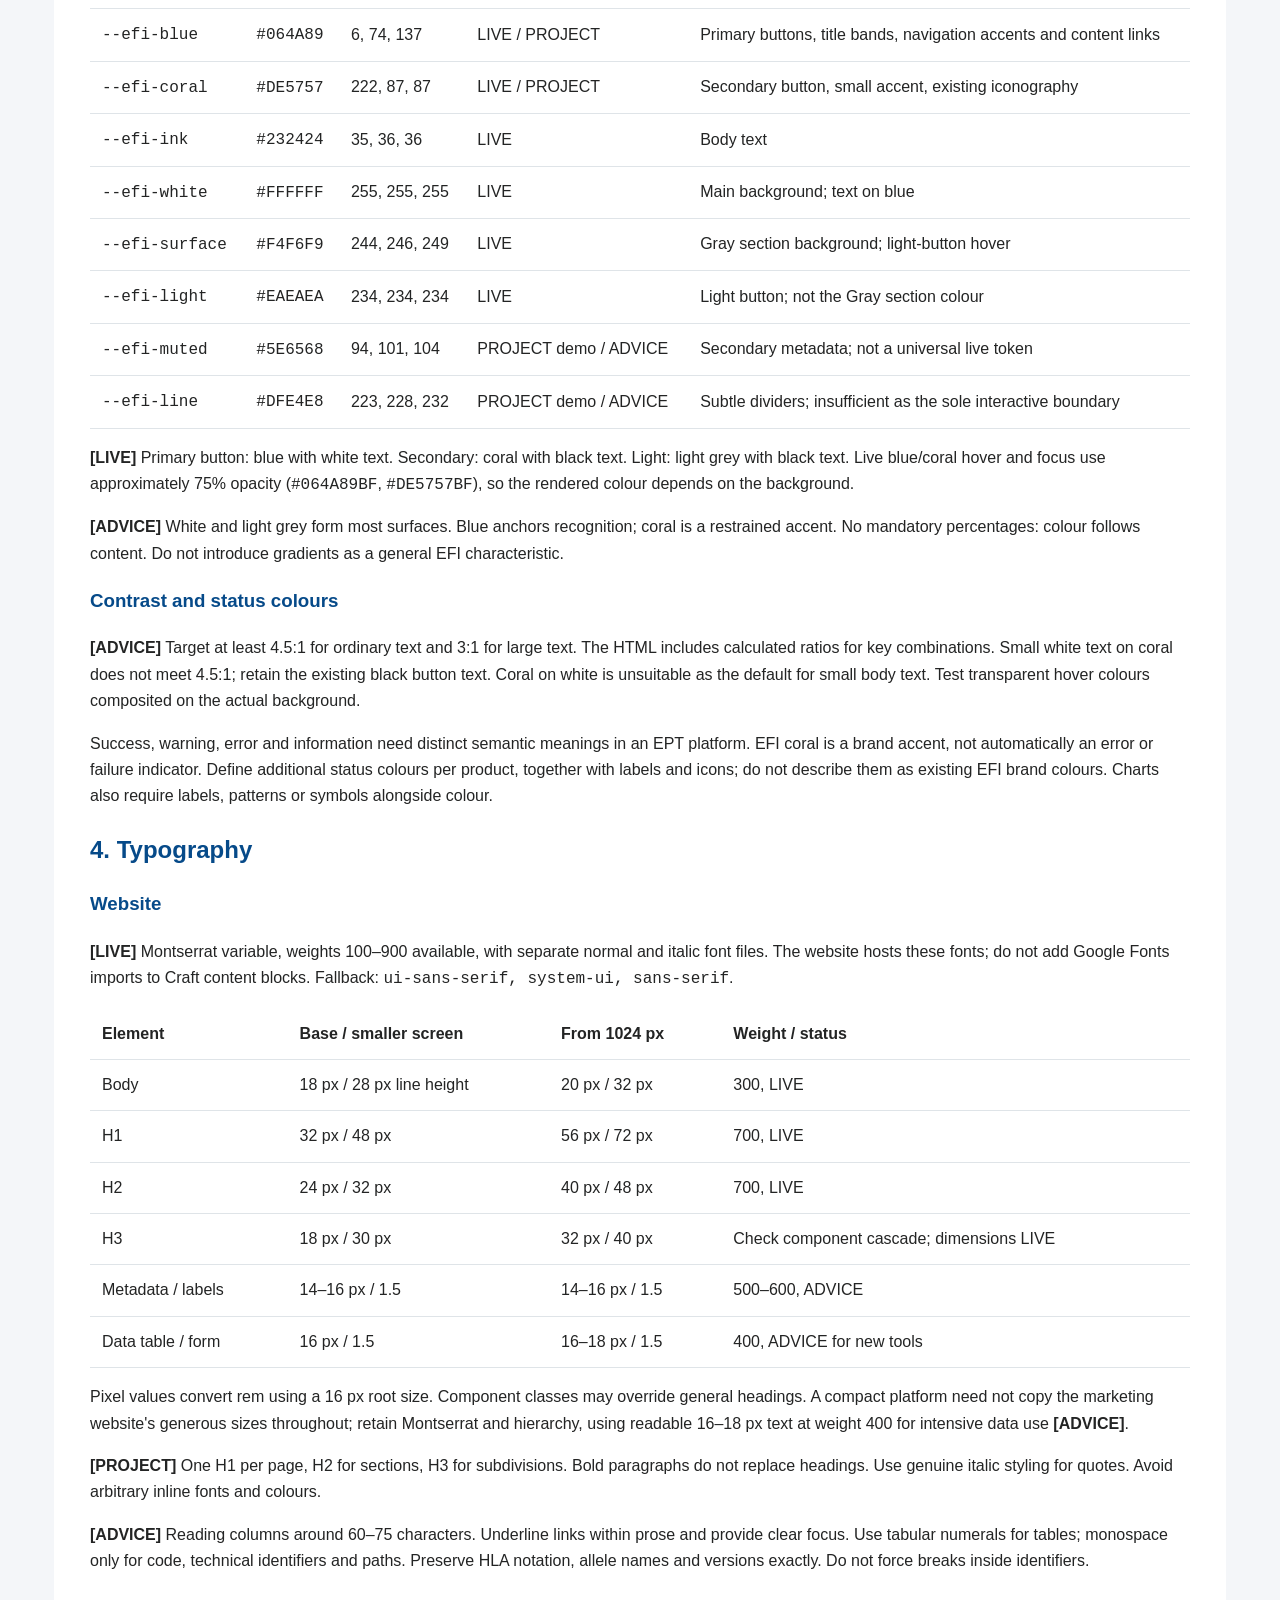
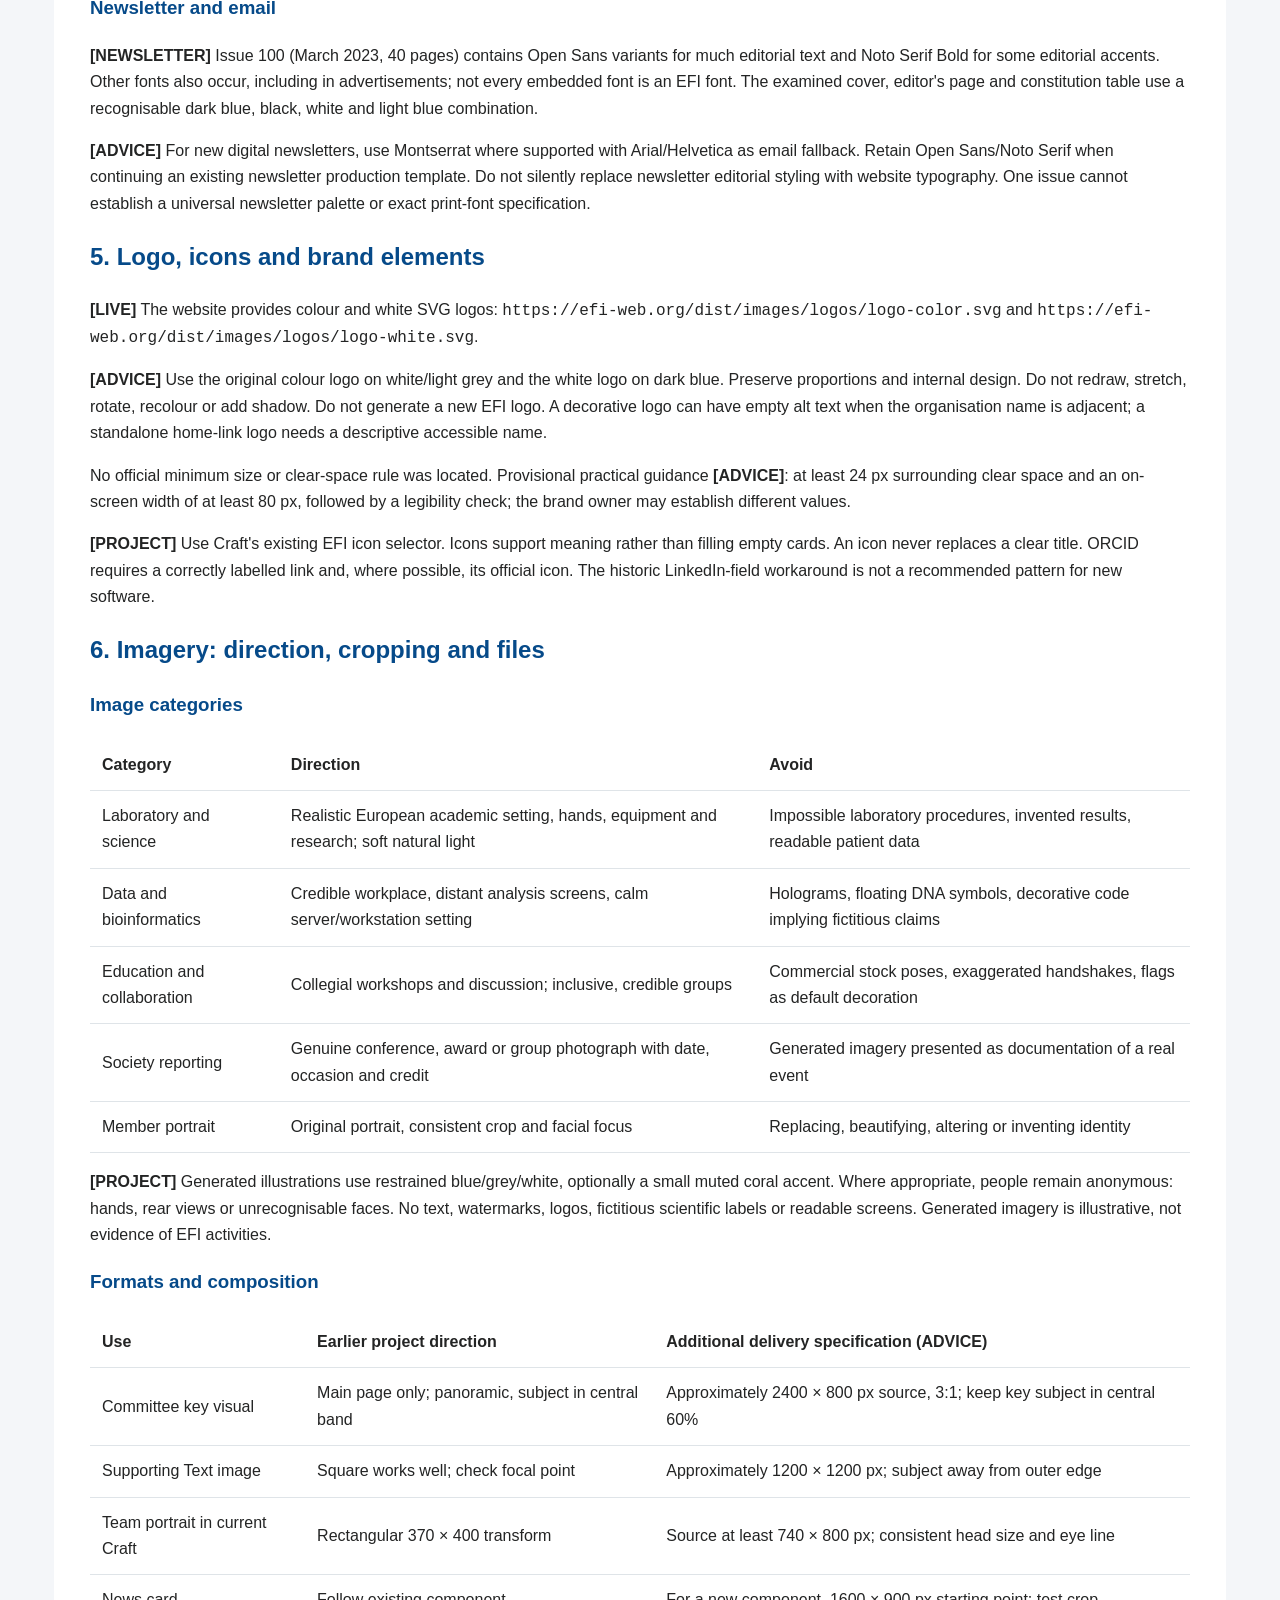
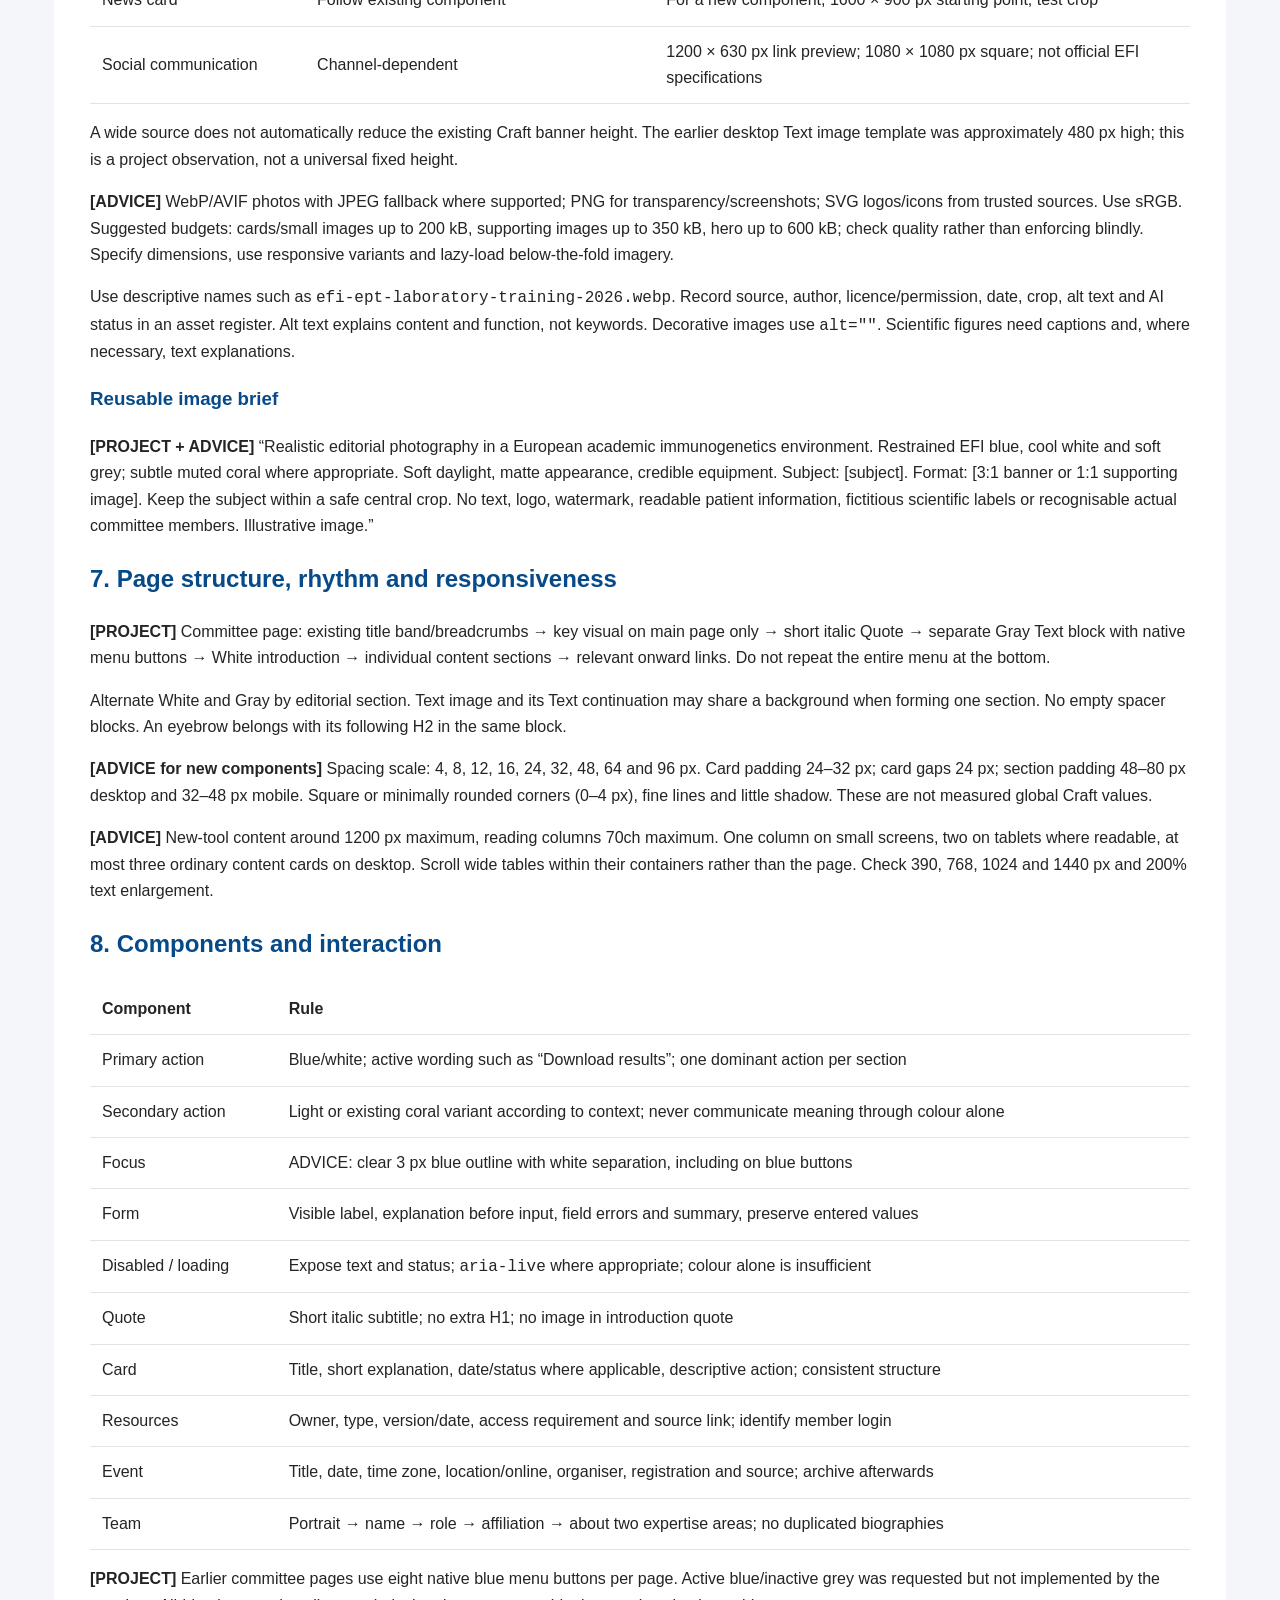
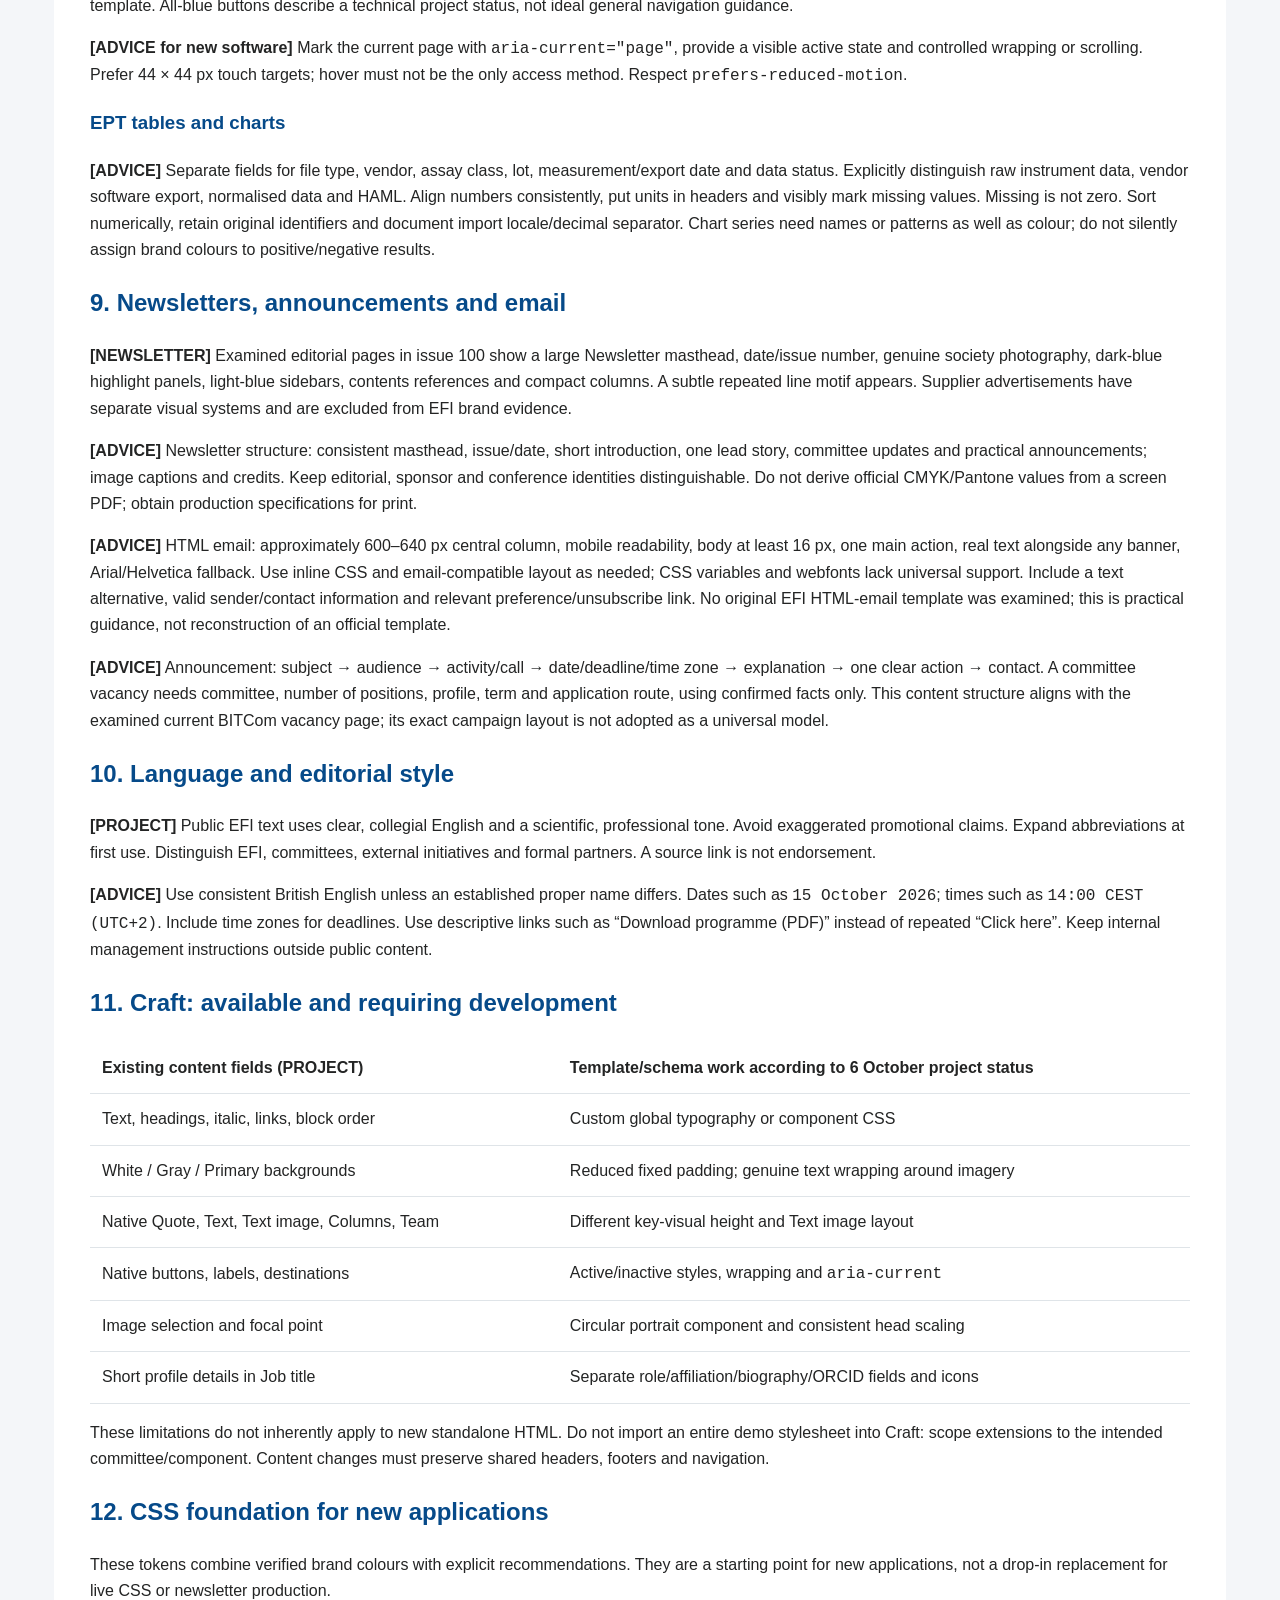
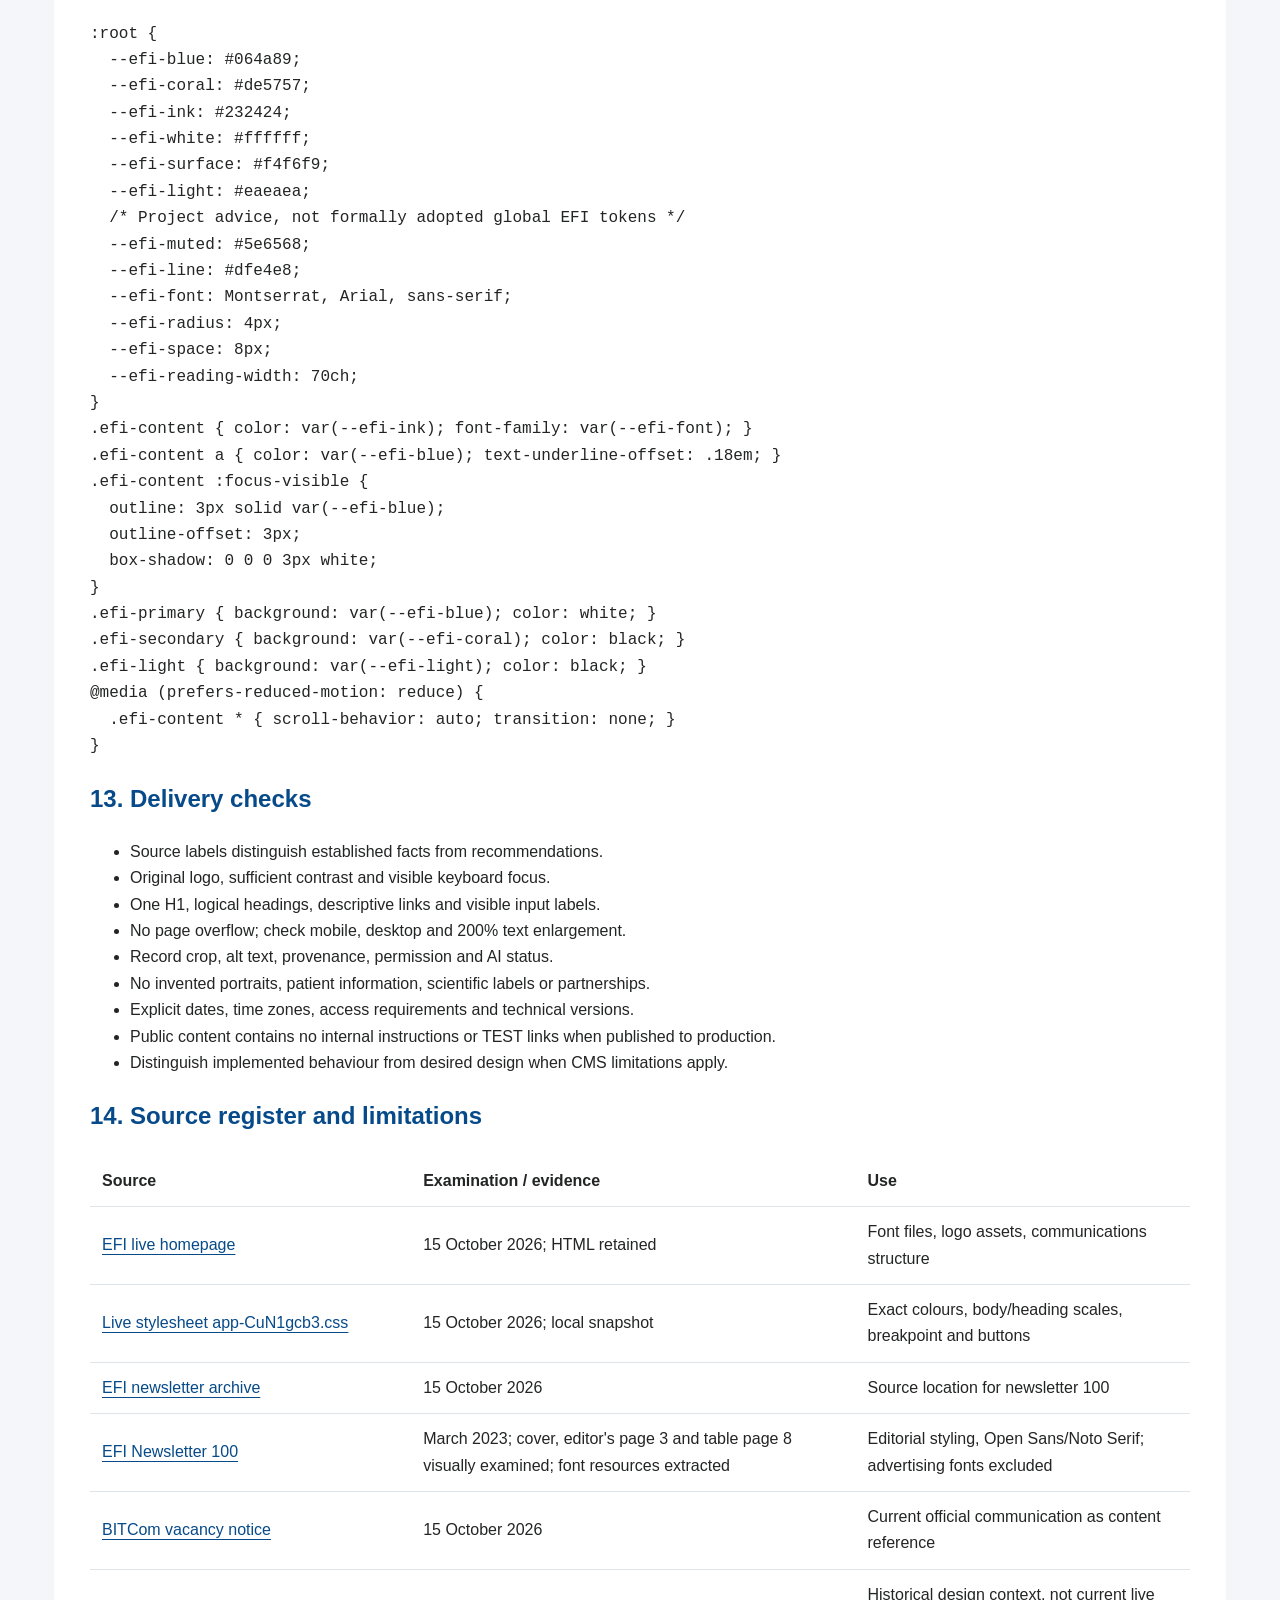
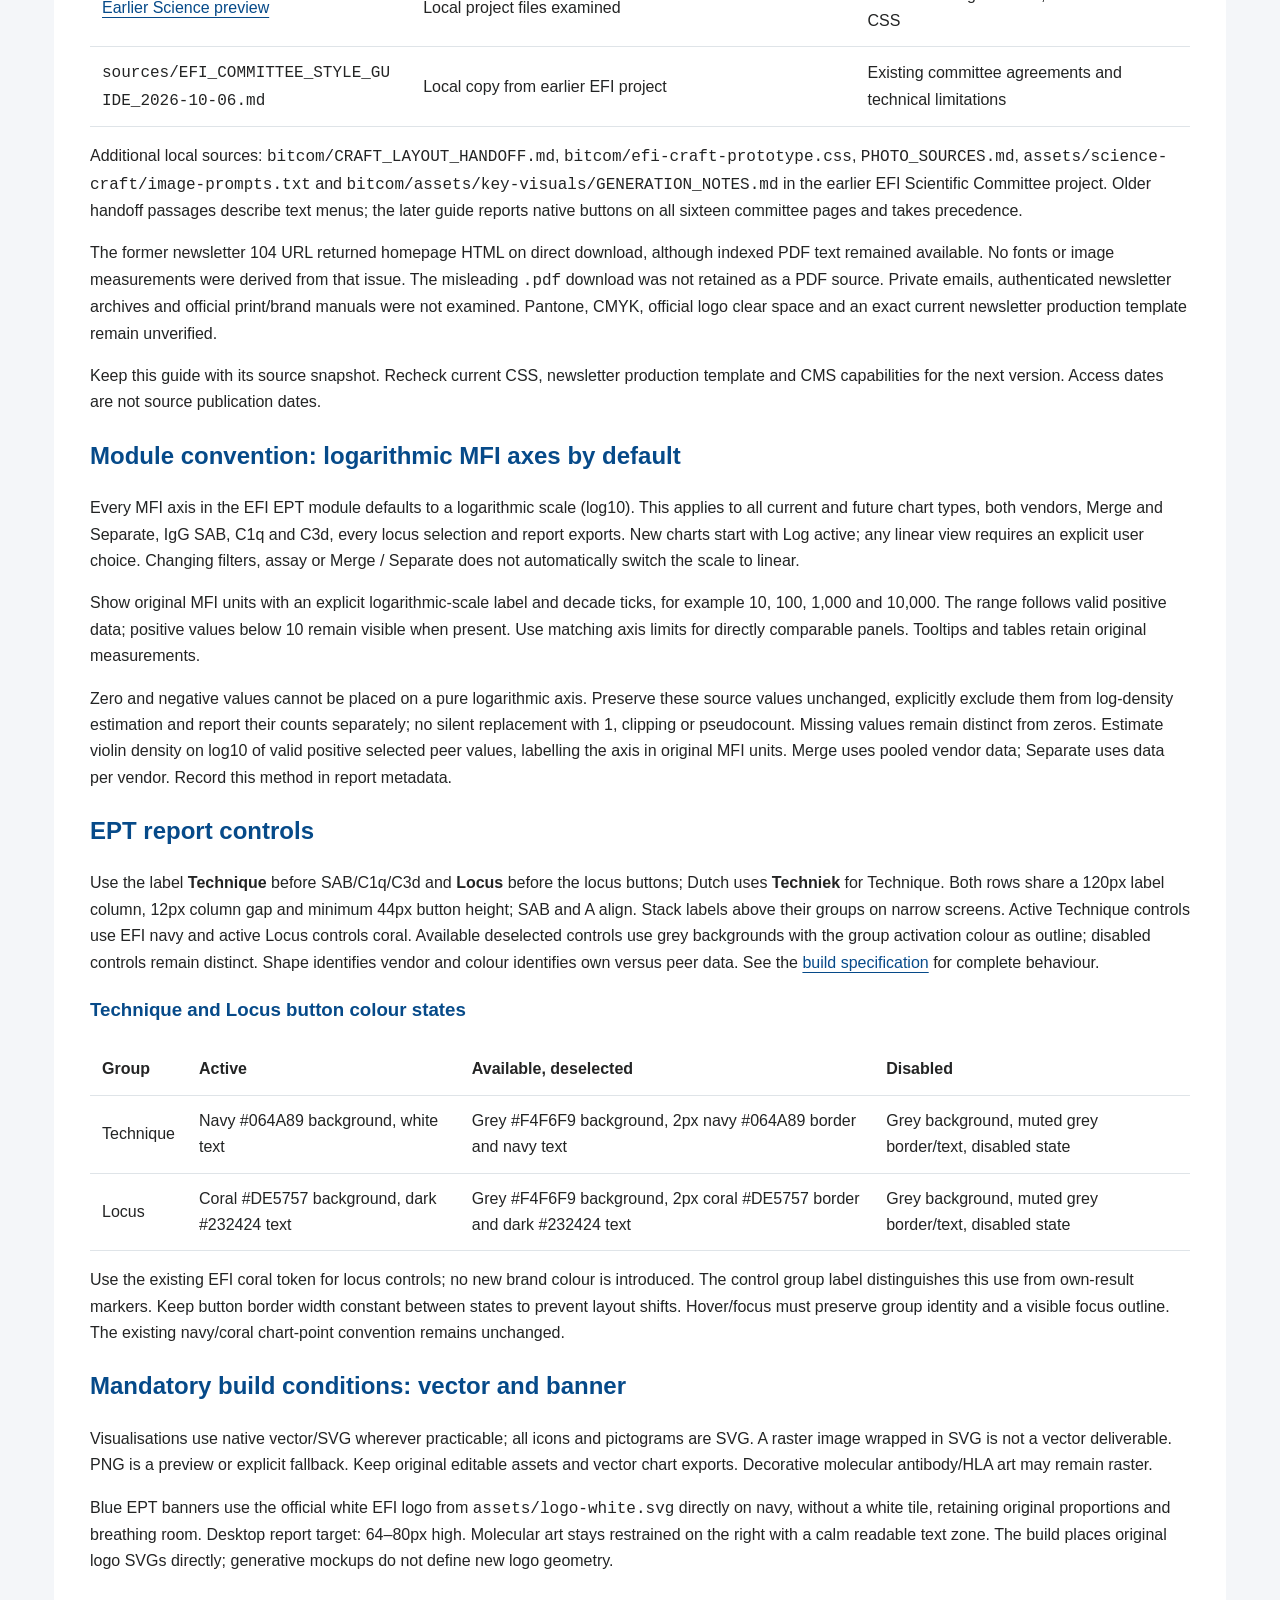
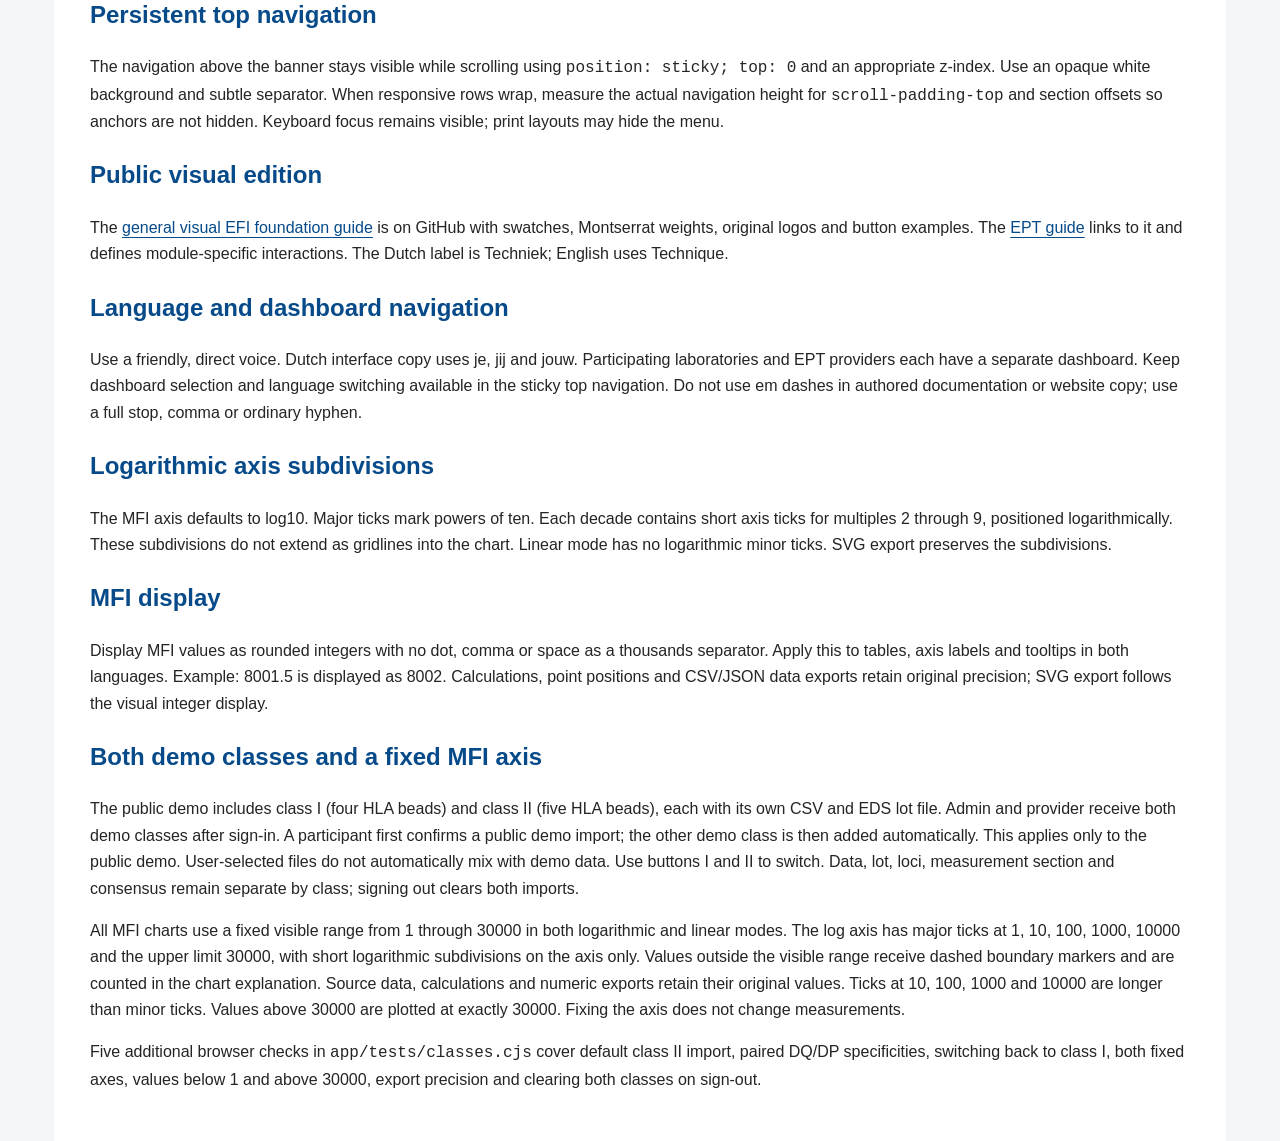
<file: efi_style/EFI_STYLE_GUIDE_EN.html>
<!doctype html><html lang="en"><head><meta charset="utf-8"><meta name="viewport" content="width=device-width,initial-scale=1"><title>EFI shared style guide v1.1</title><style>body{font:16px/1.65 "Segoe UI",sans-serif;color:#232424;background:#f4f6f9;margin:0}main{max-width:1100px;background:white;margin:32px auto;padding:36px}h1,h2,h3{color:#064a89}table{border-collapse:collapse;width:100%}td,th{border-bottom:1px solid #dfe4e8;padding:12px;text-align:left}pre{overflow:auto}code{overflow-wrap:anywhere}img{max-width:100%}@media(max-width:600px){main{margin:0;padding:20px}table{display:block;overflow:auto}}</style><link rel="stylesheet" href="efi-links.css?v=1.1"></head><body><main><h1>EFI - style guide for web and communications</h1>
<p>Version 1.1 · 3 November 2026 · Shared working standard for EFI projects · English canonical edition</p>
<h2>1. Status, purpose and source hierarchy</h2>
<p>This guide consolidates the earlier Scientific Committee and BITCom projects, the current EFI website and examined newsletter communications. It is a practical project standard, not a formally issued EFI brand manual. The HTML edition includes the same guidelines and visual examples.</p>
<p><strong>Evidence labels:</strong> <strong>[LIVE]</strong> = found directly in current website code; <strong>[PROJECT]</strong> = documented existing project agreement; <strong>[NEWSLETTER]</strong> = observed in newsletter 100; <strong>[ADVICE]</strong> = additional design guidance for new applications.</p>
<p>Where sources differ, use current official assets for the logo; live CSS for the production website's appearance; the committee guide dated 6 October 2026 for earlier project decisions; and this guide for explicitly identified recommendations. Older demo CSS and developer proposals do not establish that a feature exists in Craft.</p>
<p>These guidelines may be used for new EFI projects. They do not change production pages, CMS templates or shared headers/footers. TEST limitations are taken from the 6 October guide and were not retested in the CMS editor during this review.</p>
<h2>Shared link and navigation policy · v1.1 · 3 November 2026</h2>
<p>This is the shared interaction policy for the EFI Accreditation, EPT and Scientific Committee Journal Club projects. It supersedes older project advice about link colours and active menus. This is a project implementation guide, not a new official EFI brand manual.</p>
<table>
<thead>
<tr>
<th>State</th>
<th>Shared project rule</th>
</tr>
</thead>
<tbody>
<tr>
<td>Text link / visited link</td>
<td>EFI blue <code>#064A89</code>, underlined</td>
</tr>
<tr>
<td>Text link hover / keyboard focus</td>
<td>Dark coral <code>#A83E3E</code>, underline retained</td>
</tr>
<tr>
<td>Active navigation</td>
<td>Dark coral <code>#A83E3E</code>, underline, <code>aria-current="page"</code></td>
</tr>
<tr>
<td>Keyboard focus</td>
<td>Visible 2px outline, 4px offset; white/current colour on blue banners</td>
</tr>
<tr>
<td>Underline / transition</td>
<td>1px, 4px offset; 150ms; respect reduced motion</td>
</tr>
</tbody>
</table>
<p><strong>Official evidence.</strong> The current <a href="https://efi-web.org/dist/assets/app-LaxFMXV4.css">EFI website stylesheet</a> uses blue <code>#064A89</code> for <code>.wysiwyg</code> links and coral <code>#DE5757</code> on hover and focus-visible, with a 1px underline, 4px offset and 150ms transition. Retrieved 3 November 2026.</p>
<p><strong>Explicit accessibility adaptation.</strong> The shared projects use the existing Journal Club dark coral <code>#A83E3E</code> for small-text interaction states. Official coral <code>#DE5757</code> has approximately 3.75:1 contrast on white; dark coral exceeds 4.5:1 on white and the light project surfaces. Keep official coral for graphical accents and the established secondary button treatment. Never substitute browser-default blue or purple.</p>
<p>Load <code>efi-links.css</code> after the product styles. Buttons, white banner links, branded cards and cycle cards keep their component treatment. Product fonts, geometry, responsive rules and assets remain unchanged: EPT retains its Montserrat profile; Journal Club and Accreditation retain their existing Segoe UI profile. Do not merge their global stylesheets. Frozen source copies and manifest checksums remain historical evidence.</p>
<h2>2. Brand character</h2>
<p><strong>[PROJECT]</strong> Calm, European, academic and collegial. Scientific credibility, diagnostic quality, education and collaboration are central. Use clear hierarchy, generous whitespace and purposeful imagery. Avoid commercial campaign styling, excessive effects and visual clutter.</p>
<p><strong>[ADVICE]</strong> Make content scannable: subject, relevance to the reader, available action and practical details. Choose one dominant action per content section. Committees may have distinctive subject matter, but should not acquire separate logos, fonts or palettes.</p>
<h2>3. Colours and application</h2>
<table>
<thead>
<tr>
<th>Token</th>
<th>HEX</th>
<th>RGB</th>
<th>Status</th>
<th>Application</th>
</tr>
</thead>
<tbody>
<tr>
<td><code>--efi-blue</code></td>
<td><code>#064A89</code></td>
<td>6, 74, 137</td>
<td>LIVE / PROJECT</td>
<td>Primary buttons, title bands, navigation accents and content links</td>
</tr>
<tr>
<td><code>--efi-coral</code></td>
<td><code>#DE5757</code></td>
<td>222, 87, 87</td>
<td>LIVE / PROJECT</td>
<td>Secondary button, small accent, existing iconography</td>
</tr>
<tr>
<td><code>--efi-ink</code></td>
<td><code>#232424</code></td>
<td>35, 36, 36</td>
<td>LIVE</td>
<td>Body text</td>
</tr>
<tr>
<td><code>--efi-white</code></td>
<td><code>#FFFFFF</code></td>
<td>255, 255, 255</td>
<td>LIVE</td>
<td>Main background; text on blue</td>
</tr>
<tr>
<td><code>--efi-surface</code></td>
<td><code>#F4F6F9</code></td>
<td>244, 246, 249</td>
<td>LIVE</td>
<td>Gray section background; light-button hover</td>
</tr>
<tr>
<td><code>--efi-light</code></td>
<td><code>#EAEAEA</code></td>
<td>234, 234, 234</td>
<td>LIVE</td>
<td>Light button; not the Gray section colour</td>
</tr>
<tr>
<td><code>--efi-muted</code></td>
<td><code>#5E6568</code></td>
<td>94, 101, 104</td>
<td>PROJECT demo / ADVICE</td>
<td>Secondary metadata; not a universal live token</td>
</tr>
<tr>
<td><code>--efi-line</code></td>
<td><code>#DFE4E8</code></td>
<td>223, 228, 232</td>
<td>PROJECT demo / ADVICE</td>
<td>Subtle dividers; insufficient as the sole interactive boundary</td>
</tr>
</tbody>
</table>
<p><strong>[LIVE]</strong> Primary button: blue with white text. Secondary: coral with black text. Light: light grey with black text. Live blue/coral hover and focus use approximately 75% opacity (<code>#064A89BF</code>, <code>#DE5757BF</code>), so the rendered colour depends on the background.</p>
<p><strong>[ADVICE]</strong> White and light grey form most surfaces. Blue anchors recognition; coral is a restrained accent. No mandatory percentages: colour follows content. Do not introduce gradients as a general EFI characteristic.</p>
<h3>Contrast and status colours</h3>
<p><strong>[ADVICE]</strong> Target at least 4.5:1 for ordinary text and 3:1 for large text. The HTML includes calculated ratios for key combinations. Small white text on coral does not meet 4.5:1; retain the existing black button text. Coral on white is unsuitable as the default for small body text. Test transparent hover colours composited on the actual background.</p>
<p>Success, warning, error and information need distinct semantic meanings in an EPT platform. EFI coral is a brand accent, not automatically an error or failure indicator. Define additional status colours per product, together with labels and icons; do not describe them as existing EFI brand colours. Charts also require labels, patterns or symbols alongside colour.</p>
<h2>4. Typography</h2>
<h3>Website</h3>
<p><strong>[LIVE]</strong> Montserrat variable, weights 100–900 available, with separate normal and italic font files. The website hosts these fonts; do not add Google Fonts imports to Craft content blocks. Fallback: <code>ui-sans-serif, system-ui, sans-serif</code>.</p>
<table>
<thead>
<tr>
<th>Element</th>
<th>Base / smaller screen</th>
<th>From 1024 px</th>
<th>Weight / status</th>
</tr>
</thead>
<tbody>
<tr>
<td>Body</td>
<td>18 px / 28 px line height</td>
<td>20 px / 32 px</td>
<td>300, LIVE</td>
</tr>
<tr>
<td>H1</td>
<td>32 px / 48 px</td>
<td>56 px / 72 px</td>
<td>700, LIVE</td>
</tr>
<tr>
<td>H2</td>
<td>24 px / 32 px</td>
<td>40 px / 48 px</td>
<td>700, LIVE</td>
</tr>
<tr>
<td>H3</td>
<td>18 px / 30 px</td>
<td>32 px / 40 px</td>
<td>Check component cascade; dimensions LIVE</td>
</tr>
<tr>
<td>Metadata / labels</td>
<td>14–16 px / 1.5</td>
<td>14–16 px / 1.5</td>
<td>500–600, ADVICE</td>
</tr>
<tr>
<td>Data table / form</td>
<td>16 px / 1.5</td>
<td>16–18 px / 1.5</td>
<td>400, ADVICE for new tools</td>
</tr>
</tbody>
</table>
<p>Pixel values convert rem using a 16 px root size. Component classes may override general headings. A compact platform need not copy the marketing website's generous sizes throughout; retain Montserrat and hierarchy, using readable 16–18 px text at weight 400 for intensive data use <strong>[ADVICE]</strong>.</p>
<p><strong>[PROJECT]</strong> One H1 per page, H2 for sections, H3 for subdivisions. Bold paragraphs do not replace headings. Use genuine italic styling for quotes. Avoid arbitrary inline fonts and colours.</p>
<p><strong>[ADVICE]</strong> Reading columns around 60–75 characters. Underline links within prose and provide clear focus. Use tabular numerals for tables; monospace only for code, technical identifiers and paths. Preserve HLA notation, allele names and versions exactly. Do not force breaks inside identifiers.</p>
<h3>Newsletter and email</h3>
<p><strong>[NEWSLETTER]</strong> Issue 100 (March 2023, 40 pages) contains Open Sans variants for much editorial text and Noto Serif Bold for some editorial accents. Other fonts also occur, including in advertisements; not every embedded font is an EFI font. The examined cover, editor's page and constitution table use a recognisable dark blue, black, white and light blue combination.</p>
<p><strong>[ADVICE]</strong> For new digital newsletters, use Montserrat where supported with Arial/Helvetica as email fallback. Retain Open Sans/Noto Serif when continuing an existing newsletter production template. Do not silently replace newsletter editorial styling with website typography. One issue cannot establish a universal newsletter palette or exact print-font specification.</p>
<h2>5. Logo, icons and brand elements</h2>
<p><strong>[LIVE]</strong> The website provides colour and white SVG logos: <code>https://efi-web.org/dist/images/logos/logo-color.svg</code> and <code>https://efi-web.org/dist/images/logos/logo-white.svg</code>.</p>
<p><strong>[ADVICE]</strong> Use the original colour logo on white/light grey and the white logo on dark blue. Preserve proportions and internal design. Do not redraw, stretch, rotate, recolour or add shadow. Do not generate a new EFI logo. A decorative logo can have empty alt text when the organisation name is adjacent; a standalone home-link logo needs a descriptive accessible name.</p>
<p>No official minimum size or clear-space rule was located. Provisional practical guidance <strong>[ADVICE]</strong>: at least 24 px surrounding clear space and an on-screen width of at least 80 px, followed by a legibility check; the brand owner may establish different values.</p>
<p><strong>[PROJECT]</strong> Use Craft's existing EFI icon selector. Icons support meaning rather than filling empty cards. An icon never replaces a clear title. ORCID requires a correctly labelled link and, where possible, its official icon. The historic LinkedIn-field workaround is not a recommended pattern for new software.</p>
<h2>6. Imagery: direction, cropping and files</h2>
<h3>Image categories</h3>
<table>
<thead>
<tr>
<th>Category</th>
<th>Direction</th>
<th>Avoid</th>
</tr>
</thead>
<tbody>
<tr>
<td>Laboratory and science</td>
<td>Realistic European academic setting, hands, equipment and research; soft natural light</td>
<td>Impossible laboratory procedures, invented results, readable patient data</td>
</tr>
<tr>
<td>Data and bioinformatics</td>
<td>Credible workplace, distant analysis screens, calm server/workstation setting</td>
<td>Holograms, floating DNA symbols, decorative code implying fictitious claims</td>
</tr>
<tr>
<td>Education and collaboration</td>
<td>Collegial workshops and discussion; inclusive, credible groups</td>
<td>Commercial stock poses, exaggerated handshakes, flags as default decoration</td>
</tr>
<tr>
<td>Society reporting</td>
<td>Genuine conference, award or group photograph with date, occasion and credit</td>
<td>Generated imagery presented as documentation of a real event</td>
</tr>
<tr>
<td>Member portrait</td>
<td>Original portrait, consistent crop and facial focus</td>
<td>Replacing, beautifying, altering or inventing identity</td>
</tr>
</tbody>
</table>
<p><strong>[PROJECT]</strong> Generated illustrations use restrained blue/grey/white, optionally a small muted coral accent. Where appropriate, people remain anonymous: hands, rear views or unrecognisable faces. No text, watermarks, logos, fictitious scientific labels or readable screens. Generated imagery is illustrative, not evidence of EFI activities.</p>
<h3>Formats and composition</h3>
<table>
<thead>
<tr>
<th>Use</th>
<th>Earlier project direction</th>
<th>Additional delivery specification (ADVICE)</th>
</tr>
</thead>
<tbody>
<tr>
<td>Committee key visual</td>
<td>Main page only; panoramic, subject in central band</td>
<td>Approximately 2400 × 800 px source, 3:1; keep key subject in central 60%</td>
</tr>
<tr>
<td>Supporting Text image</td>
<td>Square works well; check focal point</td>
<td>Approximately 1200 × 1200 px; subject away from outer edge</td>
</tr>
<tr>
<td>Team portrait in current Craft</td>
<td>Rectangular 370 × 400 transform</td>
<td>Source at least 740 × 800 px; consistent head size and eye line</td>
</tr>
<tr>
<td>News card</td>
<td>Follow existing component</td>
<td>For a new component, 1600 × 900 px starting point; test crop</td>
</tr>
<tr>
<td>Social communication</td>
<td>Channel-dependent</td>
<td>1200 × 630 px link preview; 1080 × 1080 px square; not official EFI specifications</td>
</tr>
</tbody>
</table>
<p>A wide source does not automatically reduce the existing Craft banner height. The earlier desktop Text image template was approximately 480 px high; this is a project observation, not a universal fixed height.</p>
<p><strong>[ADVICE]</strong> WebP/AVIF photos with JPEG fallback where supported; PNG for transparency/screenshots; SVG logos/icons from trusted sources. Use sRGB. Suggested budgets: cards/small images up to 200 kB, supporting images up to 350 kB, hero up to 600 kB; check quality rather than enforcing blindly. Specify dimensions, use responsive variants and lazy-load below-the-fold imagery.</p>
<p>Use descriptive names such as <code>efi-ept-laboratory-training-2026.webp</code>. Record source, author, licence/permission, date, crop, alt text and AI status in an asset register. Alt text explains content and function, not keywords. Decorative images use <code>alt=""</code>. Scientific figures need captions and, where necessary, text explanations.</p>
<h3>Reusable image brief</h3>
<p><strong>[PROJECT + ADVICE]</strong> “Realistic editorial photography in a European academic immunogenetics environment. Restrained EFI blue, cool white and soft grey; subtle muted coral where appropriate. Soft daylight, matte appearance, credible equipment. Subject: [subject]. Format: [3:1 banner or 1:1 supporting image]. Keep the subject within a safe central crop. No text, logo, watermark, readable patient information, fictitious scientific labels or recognisable actual committee members. Illustrative image.”</p>
<h2>7. Page structure, rhythm and responsiveness</h2>
<p><strong>[PROJECT]</strong> Committee page: existing title band/breadcrumbs → key visual on main page only → short italic Quote → separate Gray Text block with native menu buttons → White introduction → individual content sections → relevant onward links. Do not repeat the entire menu at the bottom.</p>
<p>Alternate White and Gray by editorial section. Text image and its Text continuation may share a background when forming one section. No empty spacer blocks. An eyebrow belongs with its following H2 in the same block.</p>
<p><strong>[ADVICE for new components]</strong> Spacing scale: 4, 8, 12, 16, 24, 32, 48, 64 and 96 px. Card padding 24–32 px; card gaps 24 px; section padding 48–80 px desktop and 32–48 px mobile. Square or minimally rounded corners (0–4 px), fine lines and little shadow. These are not measured global Craft values.</p>
<p><strong>[ADVICE]</strong> New-tool content around 1200 px maximum, reading columns 70ch maximum. One column on small screens, two on tablets where readable, at most three ordinary content cards on desktop. Scroll wide tables within their containers rather than the page. Check 390, 768, 1024 and 1440 px and 200% text enlargement.</p>
<h2>8. Components and interaction</h2>
<table>
<thead>
<tr>
<th>Component</th>
<th>Rule</th>
</tr>
</thead>
<tbody>
<tr>
<td>Primary action</td>
<td>Blue/white; active wording such as “Download results”; one dominant action per section</td>
</tr>
<tr>
<td>Secondary action</td>
<td>Light or existing coral variant according to context; never communicate meaning through colour alone</td>
</tr>
<tr>
<td>Focus</td>
<td>ADVICE: clear 3 px blue outline with white separation, including on blue buttons</td>
</tr>
<tr>
<td>Form</td>
<td>Visible label, explanation before input, field errors and summary, preserve entered values</td>
</tr>
<tr>
<td>Disabled / loading</td>
<td>Expose text and status; <code>aria-live</code> where appropriate; colour alone is insufficient</td>
</tr>
<tr>
<td>Quote</td>
<td>Short italic subtitle; no extra H1; no image in introduction quote</td>
</tr>
<tr>
<td>Card</td>
<td>Title, short explanation, date/status where applicable, descriptive action; consistent structure</td>
</tr>
<tr>
<td>Resources</td>
<td>Owner, type, version/date, access requirement and source link; identify member login</td>
</tr>
<tr>
<td>Event</td>
<td>Title, date, time zone, location/online, organiser, registration and source; archive afterwards</td>
</tr>
<tr>
<td>Team</td>
<td>Portrait → name → role → affiliation → about two expertise areas; no duplicated biographies</td>
</tr>
</tbody>
</table>
<p><strong>[PROJECT]</strong> Earlier committee pages use eight native blue menu buttons per page. Active blue/inactive grey was requested but not implemented by the template. All-blue buttons describe a technical project status, not ideal general navigation guidance.</p>
<p><strong>[ADVICE for new software]</strong> Mark the current page with <code>aria-current="page"</code>, provide a visible active state and controlled wrapping or scrolling. Prefer 44 × 44 px touch targets; hover must not be the only access method. Respect <code>prefers-reduced-motion</code>.</p>
<h3>EPT tables and charts</h3>
<p><strong>[ADVICE]</strong> Separate fields for file type, vendor, assay class, lot, measurement/export date and data status. Explicitly distinguish raw instrument data, vendor software export, normalised data and HAML. Align numbers consistently, put units in headers and visibly mark missing values. Missing is not zero. Sort numerically, retain original identifiers and document import locale/decimal separator. Chart series need names or patterns as well as colour; do not silently assign brand colours to positive/negative results.</p>
<h2>9. Newsletters, announcements and email</h2>
<p><strong>[NEWSLETTER]</strong> Examined editorial pages in issue 100 show a large Newsletter masthead, date/issue number, genuine society photography, dark-blue highlight panels, light-blue sidebars, contents references and compact columns. A subtle repeated line motif appears. Supplier advertisements have separate visual systems and are excluded from EFI brand evidence.</p>
<p><strong>[ADVICE]</strong> Newsletter structure: consistent masthead, issue/date, short introduction, one lead story, committee updates and practical announcements; image captions and credits. Keep editorial, sponsor and conference identities distinguishable. Do not derive official CMYK/Pantone values from a screen PDF; obtain production specifications for print.</p>
<p><strong>[ADVICE]</strong> HTML email: approximately 600–640 px central column, mobile readability, body at least 16 px, one main action, real text alongside any banner, Arial/Helvetica fallback. Use inline CSS and email-compatible layout as needed; CSS variables and webfonts lack universal support. Include a text alternative, valid sender/contact information and relevant preference/unsubscribe link. No original EFI HTML-email template was examined; this is practical guidance, not reconstruction of an official template.</p>
<p><strong>[ADVICE]</strong> Announcement: subject → audience → activity/call → date/deadline/time zone → explanation → one clear action → contact. A committee vacancy needs committee, number of positions, profile, term and application route, using confirmed facts only. This content structure aligns with the examined current BITCom vacancy page; its exact campaign layout is not adopted as a universal model.</p>
<h2>10. Language and editorial style</h2>
<p><strong>[PROJECT]</strong> Public EFI text uses clear, collegial English and a scientific, professional tone. Avoid exaggerated promotional claims. Expand abbreviations at first use. Distinguish EFI, committees, external initiatives and formal partners. A source link is not endorsement.</p>
<p><strong>[ADVICE]</strong> Use consistent British English unless an established proper name differs. Dates such as <code>15 October 2026</code>; times such as <code>14:00 CEST (UTC+2)</code>. Include time zones for deadlines. Use descriptive links such as “Download programme (PDF)” instead of repeated “Click here”. Keep internal management instructions outside public content.</p>
<h2>11. Craft: available and requiring development</h2>
<table>
<thead>
<tr>
<th>Existing content fields (PROJECT)</th>
<th>Template/schema work according to 6 October project status</th>
</tr>
</thead>
<tbody>
<tr>
<td>Text, headings, italic, links, block order</td>
<td>Custom global typography or component CSS</td>
</tr>
<tr>
<td>White / Gray / Primary backgrounds</td>
<td>Reduced fixed padding; genuine text wrapping around imagery</td>
</tr>
<tr>
<td>Native Quote, Text, Text image, Columns, Team</td>
<td>Different key-visual height and Text image layout</td>
</tr>
<tr>
<td>Native buttons, labels, destinations</td>
<td>Active/inactive styles, wrapping and <code>aria-current</code></td>
</tr>
<tr>
<td>Image selection and focal point</td>
<td>Circular portrait component and consistent head scaling</td>
</tr>
<tr>
<td>Short profile details in Job title</td>
<td>Separate role/affiliation/biography/ORCID fields and icons</td>
</tr>
</tbody>
</table>
<p>These limitations do not inherently apply to new standalone HTML. Do not import an entire demo stylesheet into Craft: scope extensions to the intended committee/component. Content changes must preserve shared headers, footers and navigation.</p>
<h2>12. CSS foundation for new applications</h2>
<p>These tokens combine verified brand colours with explicit recommendations. They are a starting point for new applications, not a drop-in replacement for live CSS or newsletter production.</p>
<pre><code class="language-css">:root {
  --efi-blue: #064a89;
  --efi-coral: #de5757;
  --efi-ink: #232424;
  --efi-white: #ffffff;
  --efi-surface: #f4f6f9;
  --efi-light: #eaeaea;
  /* Project advice, not formally adopted global EFI tokens */
  --efi-muted: #5e6568;
  --efi-line: #dfe4e8;
  --efi-font: Montserrat, Arial, sans-serif;
  --efi-radius: 4px;
  --efi-space: 8px;
  --efi-reading-width: 70ch;
}
.efi-content { color: var(--efi-ink); font-family: var(--efi-font); }
.efi-content a { color: var(--efi-blue); text-underline-offset: .18em; }
.efi-content :focus-visible {
  outline: 3px solid var(--efi-blue);
  outline-offset: 3px;
  box-shadow: 0 0 0 3px white;
}
.efi-primary { background: var(--efi-blue); color: white; }
.efi-secondary { background: var(--efi-coral); color: black; }
.efi-light { background: var(--efi-light); color: black; }
@media (prefers-reduced-motion: reduce) {
  .efi-content * { scroll-behavior: auto; transition: none; }
}
</code></pre>
<h2>13. Delivery checks</h2>
<ul>
<li>Source labels distinguish established facts from recommendations.</li>
<li>Original logo, sufficient contrast and visible keyboard focus.</li>
<li>One H1, logical headings, descriptive links and visible input labels.</li>
<li>No page overflow; check mobile, desktop and 200% text enlargement.</li>
<li>Record crop, alt text, provenance, permission and AI status.</li>
<li>No invented portraits, patient information, scientific labels or partnerships.</li>
<li>Explicit dates, time zones, access requirements and technical versions.</li>
<li>Public content contains no internal instructions or TEST links when published to production.</li>
<li>Distinguish implemented behaviour from desired design when CMS limitations apply.</li>
</ul>
<h2>14. Source register and limitations</h2>
<table>
<thead>
<tr>
<th>Source</th>
<th>Examination / evidence</th>
<th>Use</th>
</tr>
</thead>
<tbody>
<tr>
<td><a href="https://efi-web.org/">EFI live homepage</a></td>
<td>15 October 2026; HTML retained</td>
<td>Font files, logo assets, communications structure</td>
</tr>
<tr>
<td><a href="https://efi-web.org/dist/assets/app-CuN1gcb3.css">Live stylesheet app-CuN1gcb3.css</a></td>
<td>15 October 2026; local snapshot</td>
<td>Exact colours, body/heading scales, breakpoint and buttons</td>
</tr>
<tr>
<td><a href="https://efi-web.org/about-efi/efi-newsletters">EFI newsletter archive</a></td>
<td>15 October 2026</td>
<td>Source location for newsletter 100</td>
</tr>
<tr>
<td><a href="https://efi-web.org/uploads/files/EFI_nr_100r1.pdf">EFI Newsletter 100</a></td>
<td>March 2023; cover, editor's page 3 and table page 8 visually examined; font resources extracted</td>
<td>Editorial styling, Open Sans/Noto Serif; advertising fonts excluded</td>
</tr>
<tr>
<td><a href="https://efi-web.org/news/two-vacancies-on-the-bioinformatics-it-committee">BITCom vacancy notice</a></td>
<td>15 October 2026</td>
<td>Current official communication as content reference</td>
</tr>
<tr>
<td><a href="https://espierin.github.io/efi-science-pages-preview/01-science-at-efi.html">Earlier Science preview</a></td>
<td>Local project files examined</td>
<td>Historical design context, not current live CSS</td>
</tr>
<tr>
<td><code>sources/EFI_COMMITTEE_STYLE_GUIDE_2026-10-06.md</code></td>
<td>Local copy from earlier EFI project</td>
<td>Existing committee agreements and technical limitations</td>
</tr>
</tbody>
</table>
<p>Additional local sources: <code>bitcom/CRAFT_LAYOUT_HANDOFF.md</code>, <code>bitcom/efi-craft-prototype.css</code>, <code>PHOTO_SOURCES.md</code>, <code>assets/science-craft/image-prompts.txt</code> and <code>bitcom/assets/key-visuals/GENERATION_NOTES.md</code> in the earlier EFI Scientific Committee project. Older handoff passages describe text menus; the later guide reports native buttons on all sixteen committee pages and takes precedence.</p>
<p>The former newsletter 104 URL returned homepage HTML on direct download, although indexed PDF text remained available. No fonts or image measurements were derived from that issue. The misleading <code>.pdf</code> download was not retained as a PDF source. Private emails, authenticated newsletter archives and official print/brand manuals were not examined. Pantone, CMYK, official logo clear space and an exact current newsletter production template remain unverified.</p>
<p>Keep this guide with its source snapshot. Recheck current CSS, newsletter production template and CMS capabilities for the next version. Access dates are not source publication dates.</p>
<h2>Module convention: logarithmic MFI axes by default</h2>
<p>Every MFI axis in the EFI EPT module defaults to a logarithmic scale (log10). This applies to all current and future chart types, both vendors, Merge and Separate, IgG SAB, C1q and C3d, every locus selection and report exports. New charts start with Log active; any linear view requires an explicit user choice. Changing filters, assay or Merge / Separate does not automatically switch the scale to linear.</p>
<p>Show original MFI units with an explicit logarithmic-scale label and decade ticks, for example 10, 100, 1,000 and 10,000. The range follows valid positive data; positive values below 10 remain visible when present. Use matching axis limits for directly comparable panels. Tooltips and tables retain original measurements.</p>
<p>Zero and negative values cannot be placed on a pure logarithmic axis. Preserve these source values unchanged, explicitly exclude them from log-density estimation and report their counts separately; no silent replacement with 1, clipping or pseudocount. Missing values remain distinct from zeros. Estimate violin density on log10 of valid positive selected peer values, labelling the axis in original MFI units. Merge uses pooled vendor data; Separate uses data per vendor. Record this method in report metadata.</p>
<h2>EPT report controls</h2>
<p>Use the label <strong>Technique</strong> before SAB/C1q/C3d and <strong>Locus</strong> before the locus buttons; Dutch uses <strong>Techniek</strong> for Technique. Both rows share a 120px label column, 12px column gap and minimum 44px button height; SAB and A align. Stack labels above their groups on narrow screens. Active Technique controls use EFI navy and active Locus controls coral. Available deselected controls use grey backgrounds with the group activation colour as outline; disabled controls remain distinct. Shape identifies vendor and colour identifies own versus peer data. See the <a href="../docs/BUILD_DESIGN_EN.md">build specification</a> for complete behaviour.</p>
<h3>Technique and Locus button colour states</h3>
<table>
<thead>
<tr>
<th>Group</th>
<th>Active</th>
<th>Available, deselected</th>
<th>Disabled</th>
</tr>
</thead>
<tbody>
<tr>
<td>Technique</td>
<td>Navy #064A89 background, white text</td>
<td>Grey #F4F6F9 background, 2px navy #064A89 border and navy text</td>
<td>Grey background, muted grey border/text, disabled state</td>
</tr>
<tr>
<td>Locus</td>
<td>Coral #DE5757 background, dark #232424 text</td>
<td>Grey #F4F6F9 background, 2px coral #DE5757 border and dark #232424 text</td>
<td>Grey background, muted grey border/text, disabled state</td>
</tr>
</tbody>
</table>
<p>Use the existing EFI coral token for locus controls; no new brand colour is introduced. The control group label distinguishes this use from own-result markers. Keep button border width constant between states to prevent layout shifts. Hover/focus must preserve group identity and a visible focus outline. The existing navy/coral chart-point convention remains unchanged.</p>
<h2>Mandatory build conditions: vector and banner</h2>
<p>Visualisations use native vector/SVG wherever practicable; all icons and pictograms are SVG. A raster image wrapped in SVG is not a vector deliverable. PNG is a preview or explicit fallback. Keep original editable assets and vector chart exports. Decorative molecular antibody/HLA art may remain raster.</p>
<p>Blue EPT banners use the official white EFI logo from <code>assets/logo-white.svg</code> directly on navy, without a white tile, retaining original proportions and breathing room. Desktop report target: 64–80px high. Molecular art stays restrained on the right with a calm readable text zone. The build places original logo SVGs directly; generative mockups do not define new logo geometry.</p>
<h2>Persistent top navigation</h2>
<p>The navigation above the banner stays visible while scrolling using <code>position: sticky; top: 0</code> and an appropriate z-index. Use an opaque white background and subtle separator. When responsive rows wrap, measure the actual navigation height for <code>scroll-padding-top</code> and section offsets so anchors are not hidden. Keyboard focus remains visible; print layouts may hide the menu.</p>
<h2>Public visual edition</h2>
<p>The <a href="https://espierin.github.io/ept/efi-style_EN.html">general visual EFI foundation guide</a> is on GitHub with swatches, Montserrat weights, original logos and button examples. The <a href="https://espierin.github.io/ept/style_EN.html">EPT guide</a> links to it and defines module-specific interactions. The Dutch label is Techniek; English uses Technique.</p>
<h2>Language and dashboard navigation</h2>
<p>Use a friendly, direct voice. Dutch interface copy uses je, jij and jouw. Participating laboratories and EPT providers each have a separate dashboard. Keep dashboard selection and language switching available in the sticky top navigation. Do not use em dashes in authored documentation or website copy; use a full stop, comma or ordinary hyphen.</p>
<h2>Logarithmic axis subdivisions</h2>
<p>The MFI axis defaults to log10. Major ticks mark powers of ten. Each decade contains short axis ticks for multiples 2 through 9, positioned logarithmically. These subdivisions do not extend as gridlines into the chart. Linear mode has no logarithmic minor ticks. SVG export preserves the subdivisions.</p>
<h2>MFI display</h2>
<p>Display MFI values as rounded integers with no dot, comma or space as a thousands separator. Apply this to tables, axis labels and tooltips in both languages. Example: 8001.5 is displayed as 8002. Calculations, point positions and CSV/JSON data exports retain original precision; SVG export follows the visual integer display.</p>
<h2>Both demo classes and a fixed MFI axis</h2>
<p>The public demo includes class I (four HLA beads) and class II (five HLA beads), each with its own CSV and EDS lot file. Admin and provider receive both demo classes after sign-in. A participant first confirms a public demo import; the other demo class is then added automatically. This applies only to the public demo. User-selected files do not automatically mix with demo data. Use buttons I and II to switch. Data, lot, loci, measurement section and consensus remain separate by class; signing out clears both imports.</p>
<p>All MFI charts use a fixed visible range from 1 through 30000 in both logarithmic and linear modes. The log axis has major ticks at 1, 10, 100, 1000, 10000 and the upper limit 30000, with short logarithmic subdivisions on the axis only. Values outside the visible range receive dashed boundary markers and are counted in the chart explanation. Source data, calculations and numeric exports retain their original values. Ticks at 10, 100, 1000 and 10000 are longer than minor ticks. Values above 30000 are plotted at exactly 30000. Fixing the axis does not change measurements.</p>
<p>Five additional browser checks in <code>app/tests/classes.cjs</code> cover default class II import, paired DQ/DP specificities, switching back to class I, both fixed axes, values below 1 and above 30000, export precision and clearing both classes on sign-out.</p></main></body></html>
</file>
<file: style.css>
:root{--blue:#064a89;--ink:#183047;--muted:#596d7e;--line:#dce4eb;--bg:#f4f7fa;--coral:#de5757}*{box-sizing:border-box}body{margin:0;background:var(--bg);color:var(--ink);font:1.125rem/1.65 'Segoe UI',Arial,sans-serif}.top{background:var(--blue);color:white;padding:14px max(5vw,24px);display:flex;justify-content:space-between;font-size:0.875rem;letter-spacing:1.5px}.banner{width:100%;height:auto;display:block}main{max-width:1260px;margin:auto;padding:44px 28px}.intro{display:flex;justify-content:space-between;gap:28px;align-items:center}.eyebrow{font-size:0.875rem;font-weight:750;letter-spacing:2px;color:var(--blue);margin:0 0 12px}h1{font-size:clamp(2.125rem,4vw,3.25rem);line-height:1.15;letter-spacing:-1.5px;margin:0 0 12px}h2{font-size:1.625rem;margin:0 0 16px}.lead{color:var(--muted);margin:0}label{display:block;font-size:1rem;font-weight:600}input,select,textarea{font:inherit;color:inherit;width:100%;padding:11px;border:1px solid var(--line);border-radius:6px;background:white;margin:6px 0 14px}select{min-width:220px}.workflow{display:flex;gap:36px;border-top:1px solid var(--line);border-bottom:1px solid var(--line);padding:18px 0;margin-top:30px;color:var(--blue);font-size:1rem;font-weight:650}.notice{font-size:1rem;color:var(--muted);max-width:950px;margin:22px 0 32px}.layout{display:grid;grid-template-columns:minmax(0,1fr) 350px;gap:34px}.section-title{display:flex;align-items:baseline;justify-content:space-between}#progress{font-size:0.9375rem;color:var(--muted)}article{background:white;border:1px solid var(--line);border-radius:10px;padding:26px;margin-bottom:20px;border-top:3px solid var(--blue)}article[data-state=approved]{border-top-color:#278260}article[data-state=excluded]{border-top-color:var(--coral)}.article-index{font-size:0.875rem;letter-spacing:1.5px;color:var(--muted);text-transform:uppercase}.article-text{white-space:pre-wrap;overflow-wrap:anywhere;font-size:1.125rem;line-height:1.7}.source{color:var(--blue);font-size:1rem}.decisions{display:flex;gap:18px;margin-top:20px;border-top:1px solid var(--line);padding-top:18px;flex-wrap:wrap}.decisions label{display:flex;align-items:center;gap:7px;cursor:pointer}.decisions input{width:auto;margin:0;accent-color:var(--blue)}details{margin-top:18px}summary{cursor:pointer;font-size:1rem;color:var(--blue)}textarea{min-height:310px;font-size:1.0625rem;margin-top:15px}.export{position:sticky;top:24px;background:white;border:1px solid var(--line);padding:25px;border-radius:10px}.export p{font-size:1rem;color:var(--muted)}button,.button{display:block;width:100%;padding:13px 16px;background:var(--blue);color:white;font:600 1.0625rem/1.45 'Segoe UI',sans-serif;text-align:center;text-decoration:none;border:1px solid var(--blue);border-radius:6px;margin:10px 0;cursor:pointer}button:disabled{opacity:.4;cursor:not-allowed}.secondary{background:white;color:var(--blue)}.subtle{background:#edf3f8;color:var(--blue);border-color:transparent}button:focus-visible,a:focus-visible,input:focus-visible,textarea:focus-visible,select:focus-visible,summary:focus-visible{outline:3px solid #de9c57;outline-offset:3px}pre{white-space:pre-wrap;word-break:break-word;font:1rem/1.65 'Segoe UI',sans-serif;max-height:420px;overflow:auto}.count{font-variant-numeric:tabular-nums}footer{border-top:1px solid var(--line);margin-top:55px;padding-top:24px;color:var(--muted);font-size:0.9375rem}footer p{max-width:800px}#message{color:var(--blue)}@media(max-width:850px){.layout{grid-template-columns:1fr}.export{position:static}.intro{align-items:flex-start;flex-direction:column}.workflow{gap:15px;flex-wrap:wrap}.top span:last-child{display:none}main{padding:28px 18px}.banner{height:auto;min-height:0}article{padding:20px}}
[hidden]{display:none!important}
.sync{padding:10px;background:#edf5f1;color:#246345!important;border-radius:5px}.sync.error{background:#fff0eb;color:#a33c27!important}.year-links{display:flex;gap:10px;margin:25px 0}.year-links a{width:auto;margin:0}.post-text{font-size:1.125rem;line-height:1.8;max-height:none;overflow:visible}.asset-preview{width:100%;height:auto;border-radius:6px}.announcement-layout{margin-top:30px}.help{font-size:0.9375rem;color:var(--muted)}.archive-status{color:var(--muted);font-size:1rem}.archive-status.reviewed{color:#246345}.announcement-card{border-top-color:var(--coral)}#archive article>a{display:inline-block;width:auto}#archive li{margin:8px 0}

.account-panel,.admin-panel{background:white;border:1px solid var(--line);border-radius:10px;padding:22px;margin-bottom:28px}.account-toolbar{display:flex;align-items:center;gap:12px;flex-wrap:wrap}.account-toolbar p{flex:1;min-width:220px;margin:0;font-size:1.0625rem}.account-toolbar button{width:auto;margin:0}.login-fields{display:grid;grid-template-columns:repeat(auto-fit,minmax(220px,1fr));gap:18px}#login-submit{max-width:260px}.people-grid{display:grid;grid-template-columns:repeat(auto-fit,minmax(250px,1fr));gap:14px}.person-card{border:1px solid var(--line);border-radius:7px;padding:16px}.person-card p{font-size:0.9375rem;overflow-wrap:anywhere;margin:5px 0}.account-actions{display:flex;gap:8px;flex-wrap:wrap}.account-actions button{width:auto;font-size:0.9375rem;padding:8px}#admin-invitation{overflow-wrap:anywhere}#duty-year{max-width:150px}.table-scroll{overflow:auto}table{border-collapse:collapse;width:100%}th,td{text-align:left;border-bottom:1px solid var(--line);padding:10px}td select{margin:0}#duty-save{max-width:260px}#login-message,#admin-message{font-size:1.0625rem;color:var(--blue)}.account-toolbar .button{width:auto;margin:0}body[data-page=admin] .intro{margin-bottom:30px}.settings-grid{display:grid;grid-template-columns:1fr 1fr;gap:22px;max-width:700px}fieldset{border:1px solid var(--line);border-radius:8px;margin:20px 0;padding:22px}legend{font-weight:700;padding:0 8px}.toggle{display:flex;align-items:center;gap:10px}.toggle input{width:auto;margin:0}.control-help{display:flex;align-items:center;gap:8px}.control-help>button:first-child{flex:1}.help-hint{display:inline-flex;position:relative;align-items:center;justify-content:center;width:23px;height:23px;min-width:23px;padding:0;margin:0 5px;border-radius:50%;background:#e6eff7;border:1px solid #b8cddd;color:var(--blue);font:700 .875rem/1 Arial,sans-serif;vertical-align:middle;overflow:visible}.help-tooltip{display:none;position:absolute;bottom:calc(100% + 10px);right:-8px;width:260px;max-width:75vw;padding:13px 15px;background:#183047;color:white;border-radius:7px;font:400 1rem/1.6 'Segoe UI',Arial,sans-serif;text-align:left;box-shadow:0 4px 18px #18304733;z-index:100;pointer-events:auto}.help-hint:not([data-tooltip-dismissed]):hover .help-tooltip,.help-hint:not([data-tooltip-dismissed]):focus-visible .help-tooltip,.help-hint[aria-expanded=true] .help-tooltip{display:block}label>.help-hint .help-tooltip{left:0;right:auto}label>.help-hint{margin-bottom:8px}.help-copy details{background:white;border:1px solid var(--line);border-radius:8px;padding:18px;margin:14px 0}.help-copy summary{font-size:1.125rem;font-weight:650}.help-copy h2{margin-top:32px}@media(max-width:650px){.settings-grid{grid-template-columns:1fr}.help-tooltip{width:230px}.account-toolbar{align-items:stretch}fieldset{padding:16px}.account-toolbar .control-help{width:100%}}@media print{.help-hint{display:none!important}}
.control-help:has(>button[hidden]){display:none!important}
.member-add{background:#f4f7fa;border:1px solid var(--line);border-radius:8px;padding:20px;margin:16px 0 24px}.member-add h4{margin:0 0 14px;font-size:1.125rem}#member-add{max-width:250px}.danger{background:#fff4f2;color:#9d3026;border-color:#d8a19b}.danger:hover{background:#fbe1dc}dialog{width:min(580px,calc(100vw - 36px));max-height:85vh;overflow-y:auto;border:1px solid var(--line);border-radius:12px;padding:28px;color:var(--ink);box-shadow:0 15px 70px #18304755}dialog::backdrop{background:#18304799}dialog p{font-size:1.0625rem}.dialog-actions{display:flex;gap:14px}.dialog-actions>*{flex:1}#member-delete-error{color:#9d3026}#member-message{color:var(--blue)}@media(max-width:600px){.dialog-actions{flex-direction:column}dialog{padding:20px}}

/* Help page uses the shared site shell and controls. */
.workflow-image{display:block;width:100%;max-width:860px;height:auto;margin:30px auto}.help-actions{display:flex;gap:15px;flex-wrap:wrap}.help-actions .button{width:auto} .help-copy{margin-top:36px}@media print{.help-actions,header{display:none}main{padding:0}.workflow-image{max-height:95vh;width:auto;max-width:100%;margin:0 auto}.help-copy{display:none}}
.help-actions button{width:auto}
:root{--locked-blue:#687f93}a.access-locked{color:var(--locked-blue);border-color:#b9c9d6}a.access-locked:hover{color:#526e84;text-decoration:underline}.button.access-locked{background:#edf2f6;color:var(--locked-blue);border-color:#cbd7e1}.archive-post .post-text{max-height:none;overflow:visible}.archive-post .asset-preview{max-width:650px;margin-top:16px}#access-notice{background:#eaf0f5;border-left:3px solid #a7bbcd;padding:16px 20px;color:#526b80}
.nl-candidate h3{font-size:1.5rem;line-height:1.3;margin:0 0 12px}.nl-candidate.selected{border-color:#064a89;background:#f5f9fc}.nl-score{font-size:1rem;color:#064a89}.nl-dimensions{display:flex;gap:9px;flex-wrap:wrap;font-size:0.875rem}.nl-dimensions span{background:#e8f0f6;padding:4px 8px;border-radius:4px}.nl-dimensions b{margin-left:4px}#newsletter-fields label{display:block;margin:28px 0}#newsletter-fields label>.help{display:block;font-weight:400}#newsletter-fields textarea{min-height:100px}#newsletter-candidates details p{font-size:1rem}

.evidence-card{background:#f4f7fa;border:1px solid #d5dfe8;padding:14px;margin:16px 0}.evidence-card p{margin:10px 0}.evidence-card a{overflow-wrap:anywhere}#process-status p{margin:12px 0}

/* Reviewer desk: action first, explicit process states, responsive evidence cards. */
body[data-page=review] header,body[data-page=admin] header{background:white}body[data-page=review] main,body[data-page=admin] main{padding-top:24px}body[data-page=review] .account-panel{padding:12px 18px;margin-bottom:24px}.review-heading{display:flex;justify-content:space-between;align-items:center;gap:24px;margin:16px 0 26px}.review-heading h1{font-size:clamp(2.125rem,3.6vw,3rem)}.edition-picker{min-width:235px}.edition-picker select{margin-bottom:0}.process-overview{padding:20px 24px;background:#fff;border:1px solid var(--line);border-radius:12px;margin-bottom:20px}.process-overview h2{font-size:1.125rem;margin:0}.timezone-label{font-size:0.875rem;color:var(--muted)}.process-track{list-style:none;display:grid;grid-template-columns:repeat(5,1fr);padding:0;margin:20px 0;gap:12px}.process-track li{display:flex;gap:9px;align-items:center;font-size:0.9375rem;font-weight:650;color:var(--muted);border-bottom:3px solid var(--line);padding-bottom:14px}.step-number{display:grid;place-items:center;width:25px;height:25px;flex-shrink:0;background:#edf2f6;border-radius:50%;font-size:0.875rem}.process-track .complete{color:#246345;border-color:#278260}.complete .step-number{background:#e5f2eb}.process-track .current{color:var(--blue);border-color:var(--blue)}.current .step-number{background:var(--blue);color:#fff}.schedule-strip{border-top:1px solid var(--line);padding-top:12px;font-size:0.9375rem;color:var(--muted)}.review-brief{display:flex;justify-content:space-between;align-items:center;gap:30px;background:#eaf2f8;border-left:4px solid var(--blue);padding:22px 24px;margin:0 0 30px;border-radius:0 10px 10px 0}.review-brief h2{font-size:1.625rem;margin:0 0 8px}.review-brief p{font-size:1.0625rem;margin:6px 0;max-width:720px}.review-brief .eyebrow{font-size:0.875rem;margin-bottom:10px}.review-brief button{width:auto;min-width:205px;flex-shrink:0}.reviewer-layout{grid-template-columns:minmax(0,1fr) 335px;align-items:start;gap:26px}.review-filters{display:flex;gap:8px;flex-wrap:wrap;margin:0 0 18px}.review-filters button{background:transparent;color:var(--muted);border:1px solid var(--line);border-radius:22px;width:auto;padding:7px 12px;font-size:0.9375rem;margin:0}.review-filters button[aria-pressed=true]{background:var(--blue);border-color:var(--blue);color:#fff}.review-filters span{margin-left:5px;opacity:.8}.article-index{display:flex;justify-content:space-between;align-items:center}.decision-badge{font-size:0.875rem;letter-spacing:.4px;border-radius:20px;background:#edf2f6;padding:5px 9px;text-transform:none;color:var(--ink)}.decision-badge[data-state=approved]{background:#e4f3eb;color:#246345}.decision-badge[data-state=excluded]{background:#f9ece9;color:#8b382a}#articles article{scroll-margin-top:20px}#articles article:focus{outline:3px solid #de9c57;outline-offset:3px}.evidence-card{border-radius:7px;padding:14px 16px;margin:18px 0}.evidence-facts{display:grid;grid-template-columns:1fr 1fr;gap:16px}.evidence-facts p{font-size:0.9375rem;margin:0}.evidence-facts strong{display:block;color:var(--muted);font-size:0.875rem;letter-spacing:.6px;text-transform:uppercase;margin-bottom:4px}.evidence-card details{border-top:1px solid var(--line);padding-top:12px;margin-top:12px}.evidence-card details p{font-size:1rem}.decisions{gap:10px}.decisions label{border:1px solid var(--line);padding:8px 12px;border-radius:6px;font-size:0.9375rem;min-height:42px}.decisions label:has(input:checked){background:#edf3f8;border-color:var(--blue)}.decisions label:has(input:disabled){cursor:default}.review-sidebar{padding:22px;position:sticky;top:18px}.review-sidebar h2{font-size:1.625rem;line-height:1.3}.review-sidebar h2[data-tone=success]{color:#246345}.review-sidebar h2[data-tone=attention]{color:#9d3026}.review-sidebar .next-action{padding:12px;border-left:3px solid var(--blue);background:#f0f5f9;color:var(--ink)}.review-sidebar .save-area{border-top:1px solid var(--line);padding-top:12px;margin-top:18px}.text-button{background:transparent;border:0;color:var(--blue);text-align:left;padding:6px 0;width:auto;font-size:0.9375rem;text-decoration:underline}.review-sidebar input[readonly]{background:#f4f7fa;font-size:0.9375rem;padding:8px;margin-bottom:0}.review-sidebar details{border-top:1px solid var(--line);padding-top:14px}.review-sidebar summary{font-weight:650}.review-sidebar .count{display:block;color:var(--muted);font-size:0.875rem;font-weight:400;margin-top:5px}.post-preview pre:empty::before{content:'Approved articles will appear here. Nothing is published by previewing.';color:var(--muted)}.review-sidebar pre{font-size:0.9375rem;max-height:340px;overflow:auto}.manual-warning{background:#fff5e8;border-left:3px solid #c58535;padding:12px}.published-link{display:block;margin-top:10px}.future-options,.admin-settings{background:#fff;border:1px solid var(--line);border-radius:10px;padding:18px 22px;margin:20px 0}.future-options>summary,.admin-settings>summary{font-size:1.125rem;font-weight:650}.future-options .admin-panel,.admin-settings .admin-panel{border:0;padding:22px 0 0;margin:0}.future-options summary{color:var(--muted)}.process-overview .section-title{gap:12px}
@media(max-width:950px){.reviewer-layout{grid-template-columns:minmax(0,1fr) 300px;gap:18px}.review-brief{gap:20px}.review-brief button{min-width:170px}.review-sidebar{padding:18px}.process-track li{font-size:0.875rem;gap:6px}}
@media(max-width:760px){.review-heading{align-items:stretch;flex-direction:column;gap:14px}.edition-picker{min-width:0}.review-brief{flex-direction:column;align-items:stretch;padding:18px}.review-brief button{width:100%}.reviewer-layout{grid-template-columns:1fr}.review-sidebar{position:static}.process-overview{padding:16px}.process-track{gap:5px}.process-track li{flex-direction:column;align-items:flex-start;font-size:0.875rem;gap:7px;line-height:1.3}.timezone-label{font-size:0.875rem}.evidence-facts{gap:10px}body[data-page=review] main{padding:20px 14px}.review-heading h1{font-size:2.25rem}}
@media(prefers-reduced-motion:reduce){*{scroll-behavior:auto!important}}

/* Page-wide approved banner, with precisely aligned SVG typography and rules. */
.banner-frame{position:relative;width:100%;margin:0;line-height:0}.banner-frame>.banner{display:block;width:100%;max-width:none;height:auto;margin:0}.banner-type-overlay{position:absolute;inset:0;display:block;width:100%;height:100%;pointer-events:none}

/* Website-only background plate; publication downloads keep assets/banner.png. */
.banner-frame{aspect-ratio:2400/627;overflow:hidden}.banner-frame>.banner{height:100%;object-fit:cover;object-position:center}.banner-logo-overlay{position:absolute;left:89.1666667%;top:9.8883573%;width:8.2916667%;height:30.7814992%;pointer-events:none}.review-target{font-weight:650;color:var(--blue)}.last-decision-warning{padding:14px 18px;background:#fff5e8;border-left:4px solid #c58535;border-radius:5px;font-size:1.0625rem}.article-audit{font-size:0.9375rem;color:var(--muted);margin-top:16px}.text-diff{display:grid;grid-template-columns:1fr 1fr;gap:12px}.text-diff pre{margin:0;background:#f3f6f8;padding:12px;max-height:260px}.source-check-warning{border-left:3px solid #bd7e29;background:#fff5e8;padding:10px}.source-check-ok{color:#246345}.source-check-button{font-size:0.9375rem;padding:8px;background:#fff;color:var(--blue)}.technical-error summary{font-size:0.875rem}.technical-error pre{font-size:0.875rem}.reminder-config{font-size:1rem}@media(max-width:760px){.text-diff{grid-template-columns:1fr}}

/* Readable type at every breakpoint; rem units respect browser text preferences. */
html{-webkit-text-size-adjust:100%;text-size-adjust:100%}
label,summary{line-height:1.5}
input,select,textarea{font-size:1.0625rem;line-height:1.5}
h2{line-height:1.3}h3{line-height:1.4}
button,.button{min-height:46px;overflow-wrap:anywhere}
.help-hint{width:28px;height:28px;min-width:28px;min-height:28px}
.help-tooltip{line-height:1.6}
.article-index,.section-title{flex-wrap:wrap;gap:8px}
.process-track li{min-width:0;overflow-wrap:anywhere;line-height:1.5}
.step-number{width:30px;height:30px}
.review-sidebar .count,.review-sidebar pre{line-height:1.65}
@media(max-width:760px){
 .process-track{grid-template-columns:repeat(3,minmax(0,1fr));gap:14px 10px}
 .process-track li{font-size:.875rem;line-height:1.5}
 .timezone-label{font-size:.875rem}
 .section-title{align-items:flex-start}
 .article-index{align-items:flex-start}
 .evidence-facts{grid-template-columns:1fr;gap:14px}
}



/* Final interaction pass: all states retain readable text and keyboard focus. */
:root{--locked-blue:#50687c}
.visually-hidden{position:absolute;width:1px;height:1px;padding:0;margin:-1px;overflow:hidden;clip-path:inset(50%);white-space:nowrap;border:0}
.skip-link{position:fixed;top:12px;left:16px;z-index:1000;transform:translateY(-180%);background:#fff;color:var(--blue);border:2px solid var(--blue);padding:12px 18px;border-radius:6px;font-weight:700}
.skip-link:focus{transform:none}
button,.button{transition:background-color .15s ease,color .15s ease,border-color .15s ease}
button:focus-visible,a:focus-visible,input:focus-visible,textarea:focus-visible,select:focus-visible,summary:focus-visible{outline:3px solid #ac530b;outline-offset:3px}
button:disabled{opacity:1;background:#edf2f6;color:#526779;border-color:#c8d4de;cursor:not-allowed}
button:enabled:active,.button:active{box-shadow:inset 0 2px 4px #18304733}
.selection-notice{background:#eaf2f8;border-left:4px solid var(--blue);padding:16px 20px;margin:18px 0;max-width:none}
.selection-notice p{margin:0 0 12px}.selection-notice button{width:auto;margin:0}
.last-decision-warning{background:#fff3df;border-left:4px solid #a76014;padding:16px 20px;border-radius:6px;font-size:1.0625rem;font-weight:600}
.article-audit{font-size:.9375rem;color:var(--muted);line-height:1.6}
fieldset.decisions{border:0;border-top:1px solid var(--line);padding:18px 0 0;margin:20px 0 0;min-width:0}
.technical-error pre{font-size:.9375rem;background:#f4f7fa;padding:12px;border-radius:5px}
.review-target{font-weight:650;color:var(--blue)}
.help-hint[data-tooltip-dismissed] .help-tooltip{display:none}
@media(hover:hover){
 button:enabled:hover,.button:hover{background:#043964;border-color:#043964;color:#fff}
 button.secondary:enabled:hover,.button.secondary:hover{background:#e0ebf4;border-color:#064a89;color:#043964}
 button.subtle:enabled:hover,.button.subtle:hover{background:#dbe8f2;border-color:#b8cddd;color:#043964}
 button.danger:enabled:hover{background:#f8dcd6;border-color:#a7493c;color:#85281f}
 button.text-button:enabled:hover{background:#e6eff7;color:#043964;border-color:transparent;text-decoration:underline}
 button.help-hint:enabled:hover{background:#dbe8f2;color:#043964;border-color:#7b9eb8}
 .review-filters button:enabled:hover{background:#e0ebf4;color:#043964;border-color:#9bb6cc}
 .review-filters button[aria-pressed=true]:enabled:hover{background:#043964;color:#fff;border-color:#043964}
 .decisions label:has(input:enabled):hover{background:#edf3f8;border-color:#8faec8}
}
@media(prefers-reduced-motion:reduce){button,.button{transition:none}}

.danger:disabled:hover{background:#edf2f6;color:#526779;border-color:#c8d4de}

main:focus{outline:none}
.current-duty td{background:#eaf2f8}.current-duty strong{display:block;color:var(--blue);font-size:.9375rem}
.review-sidebar:has(.manual-options[open]),.review-sidebar:has(.review-history[open]){position:static}
@media(min-width:761px) and (max-height:900px){.review-sidebar{position:static}}
.decisions label{min-height:46px}

/* Compact text navigation: no button surfaces, no wrapping, no hover reflow. */
main{padding-top:24px}

@media(max-width:850px){main,body[data-page=review] main,body[data-page=admin] main{padding-top:20px;padding-inline:18px}}

/* Retain the account bar while a valid existing session is restored. */
html[data-auth=pending] #login-open,html[data-auth=pending] #access-notice{visibility:hidden}
.back-to-top{position:fixed;right:max(18px,env(safe-area-inset-right));bottom:max(18px,env(safe-area-inset-bottom));z-index:90;display:grid;place-items:center;width:48px;height:48px;min-height:48px;margin:0;padding:0;border:1px solid var(--blue);border-radius:50%;background:var(--blue);color:#fff;box-shadow:0 4px 16px #18304733}
.back-to-top svg{display:block;pointer-events:none}
@media print{.back-to-top{display:none!important}}

/* Banner account: SVG text over the website banner, with native controls for accessibility. */
.banner-frame{overflow:visible}
.banner-account{position:absolute;z-index:20;right:2.5%;top:51.3%;width:27%;min-width:0;line-height:1.3}
.banner-account [hidden]{display:none!important}
.banner-account-trigger{display:block;width:100%;min-height:44px;margin:0;padding:0;border:0;border-radius:0;background:transparent;box-shadow:none;color:#fff;cursor:pointer;text-shadow:0 1px 4px #10283f}
.banner-account-trigger svg{display:block;width:100%;height:auto;overflow:visible;fill:currentColor;font:600 24px 'EFI Montserrat',Montserrat,sans-serif}
.banner-account-trigger .banner-duty{font-family:'EFI Montserrat',Montserrat,sans-serif;font-size:19.675925926px;font-weight:400;letter-spacing:0;text-shadow:none}
.banner-account-trigger:hover,.banner-account-trigger:enabled:hover,.banner-account-trigger:active{background:transparent;border:0;color:#fff;box-shadow:none}
.banner-account-trigger:hover text:first-child{text-decoration:underline;text-underline-offset:5px}
.banner-account-trigger:focus-visible{outline:3px solid #fff;outline-offset:5px}
.banner-account-menu{position:absolute;right:0;top:100%;min-width:130px;padding:4px;background:#fff;border:1px solid var(--line);border-radius:6px;box-shadow:0 6px 20px #10283f33;line-height:1.4}
.banner-account-menu button{display:block;width:100%;margin:0;padding:10px 18px;background:#fff;color:var(--blue);border:0;text-align:left;font-size:1rem}
.banner-account-menu button:enabled:hover{background:#e0ebf4;color:#043964}
.login-dialog{position:fixed;width:min(600px,calc(100% - 32px));max-height:calc(100dvh - 40px);overflow:auto;padding:28px;border:1px solid var(--line);border-radius:12px;background:#fff;color:var(--ink);box-shadow:0 18px 60px #10283f55;font:inherit}
.login-dialog::backdrop{background:#10283f88}
.login-dialog h2{margin-top:0;padding-right:40px}
.login-close{position:absolute;right:12px;top:12px;width:40px;min-height:40px;padding:0;margin:0;font-size:1.5rem}
.login-dialog .login-fields{display:grid;grid-template-columns:1fr;gap:12px}
.login-dialog input{width:100%}
.login-dialog #login-message:empty{display:none}
@media(max-width:650px){
 .banner-frame{min-height:230px;aspect-ratio:auto}
 .banner-frame>.banner{position:absolute;inset:0;clip-path:inset(10.5% 0);transform:scaleY(1.27)}
 .banner-type-overlay{height:calc(100% - 70px);object-fit:contain;object-position:top}
 .banner-logo-overlay{top:12px;right:16px;left:auto;width:45px;height:45px}
 .banner-account{top:auto;bottom:10px;right:16px;width:280px;min-width:0;max-width:calc(100% - 32px)}
 .banner-account-trigger svg{max-height:none}
}
@media print{.banner-account,.login-dialog{display:none!important}}

@font-face{font-family:"EFI Montserrat";src:url("assets/fonts/montserrat-regular.woff") format("woff");font-weight:400;font-style:normal;font-display:swap}
</file>
<file: efi-links.css>
/* EFI shared interaction layer v1.1 · 2026-11-03.
   Load AFTER the existing product styles. No font, spacing or banner overrides.
   Official reference: https://efi-web.org/dist/assets/app-LaxFMXV4.css
   Dark coral is the existing Journal Club text accent, used for small-text contrast. */
:root{--efi-link:#064a89;--efi-link-hover:#a83e3e;--efi-coral:#de5757;--efi-focus:#064a89}
/* Keep buttons, cards, navigation and white banner links in their own components. */
:where(main,article,.wysiwyg,.efi-prose) a[href]:not(:where(.button,.btn,[role="button"],.brand,.home-role,.metric,.skip,.skip-link,nav a,header a,.hero a,.banner a,.banner-frame a,.cycle-strip a)){
 color:var(--efi-link);text-decoration-line:underline;text-decoration-thickness:1px;text-underline-offset:4px;transition:color 150ms ease,text-decoration-color 150ms ease;
}
:where(main,article,.wysiwyg,.efi-prose) a[href]:not(:where(.button,.btn,[role="button"],.brand,.home-role,.metric,.skip,.skip-link,nav a,header a,.hero a,.banner a,.banner-frame a,.cycle-strip a)):visited{color:var(--efi-link)}
:where(main,article,.wysiwyg,.efi-prose) a[href]:not(:where(.button,.btn,[role="button"],.brand,.home-role,.metric,.skip,.skip-link,nav a,header a,.hero a,.banner a,.banner-frame a,.cycle-strip a)):is(:hover,:focus-visible){color:var(--efi-link-hover);text-decoration-color:currentColor}
a[href]:focus-visible{outline:2px solid var(--efi-focus);outline-offset:4px;border-radius:2px}
:where(header,.hero,.banner,.banner-frame) a[href]:focus-visible{outline-color:currentColor}
.site-nav a[href]:is(:hover,:focus-visible),.site-nav a[aria-current="page"]{color:var(--efi-link-hover);text-decoration-line:underline;text-decoration-thickness:1px;text-underline-offset:6px}
@media(prefers-reduced-motion:reduce){a[href]{transition:none}}
</file>
<file: efi_style/efi-links.css>
/* EFI shared interaction layer v1.1 · 2026-11-03.
   Load AFTER the existing product styles. No font, spacing or banner overrides.
   Official reference: https://efi-web.org/dist/assets/app-LaxFMXV4.css
   Dark coral is the existing Journal Club text accent, used for small-text contrast. */
:root{--efi-link:#064a89;--efi-link-hover:#a83e3e;--efi-coral:#de5757;--efi-focus:#064a89}
/* Keep buttons, cards, navigation and white banner links in their own components. */
:where(main,article,.wysiwyg,.efi-prose) a[href]:not(:where(.button,.btn,[role="button"],.brand,.home-role,.metric,.skip,.skip-link,nav a,header a,.hero a,.banner a,.banner-frame a,.cycle-strip a)){
 color:var(--efi-link);text-decoration-line:underline;text-decoration-thickness:1px;text-underline-offset:4px;transition:color 150ms ease,text-decoration-color 150ms ease;
}
:where(main,article,.wysiwyg,.efi-prose) a[href]:not(:where(.button,.btn,[role="button"],.brand,.home-role,.metric,.skip,.skip-link,nav a,header a,.hero a,.banner a,.banner-frame a,.cycle-strip a)):visited{color:var(--efi-link)}
:where(main,article,.wysiwyg,.efi-prose) a[href]:not(:where(.button,.btn,[role="button"],.brand,.home-role,.metric,.skip,.skip-link,nav a,header a,.hero a,.banner a,.banner-frame a,.cycle-strip a)):is(:hover,:focus-visible){color:var(--efi-link-hover);text-decoration-color:currentColor}
a[href]:focus-visible{outline:2px solid var(--efi-focus);outline-offset:4px;border-radius:2px}
:where(header,.hero,.banner,.banner-frame) a[href]:focus-visible{outline-color:currentColor}
.site-nav a[href]:is(:hover,:focus-visible),.site-nav a[aria-current="page"]{color:var(--efi-link-hover);text-decoration-line:underline;text-decoration-thickness:1px;text-underline-offset:6px}
@media(prefers-reduced-motion:reduce){a[href]{transition:none}}
</file>
